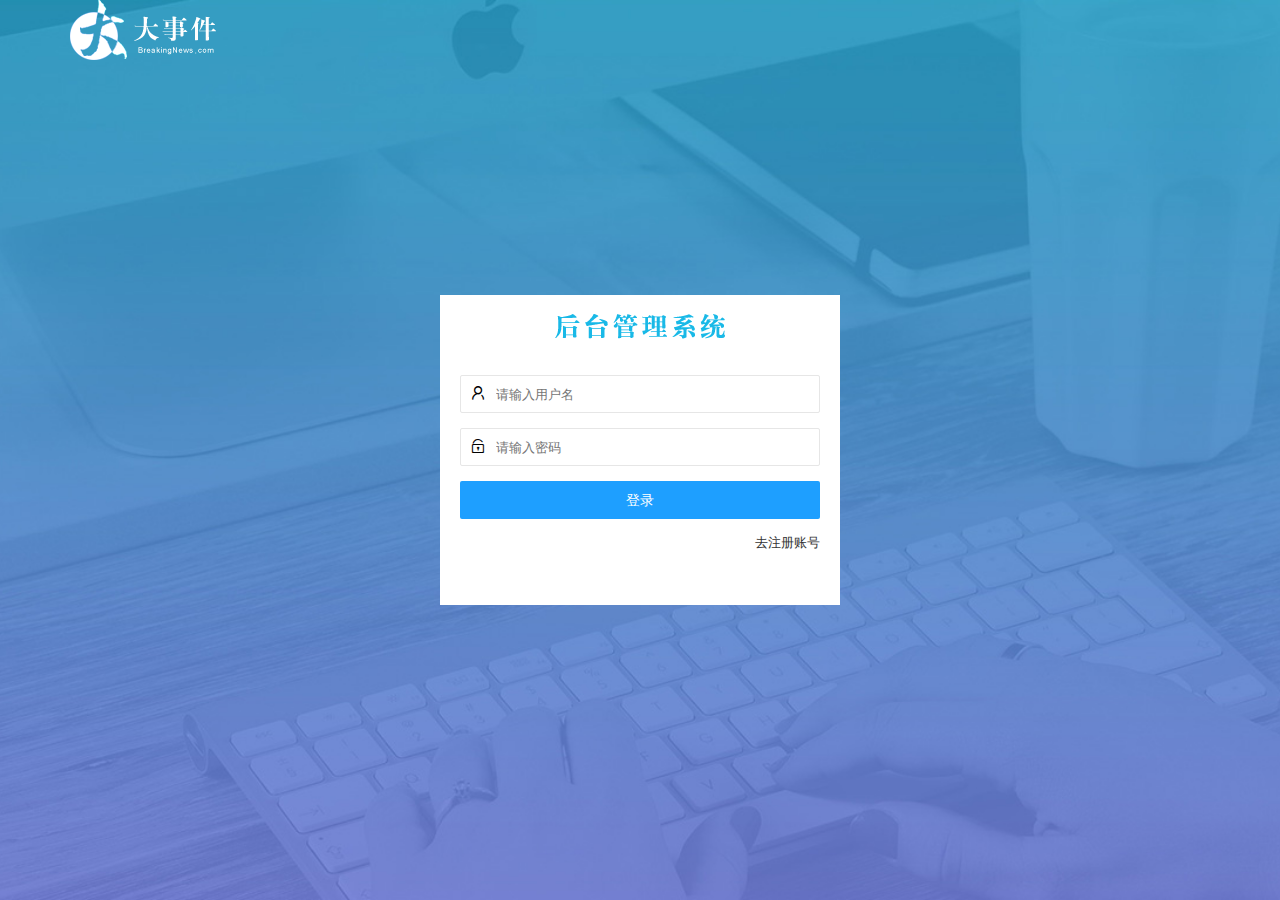
<file: login.html>
<!DOCTYPE html>
<html lang="en">
<head>
  <meta charset="UTF-8">
  <meta http-equiv="X-UA-Compatible" content="IE=edge">
  <meta name="viewport" content="width=device-width, initial-scale=1.0">
  <title>Document</title>
  <link rel="stylesheet" href="./assets/lib/layui/css/layui.css">
  <link rel="stylesheet" href="./assets/css/login.css">
  
</head>
<body>
  <!-- 头部logo区域 -->
  <div class="layui-main">
    <img src="./assets/images/logo.png" alt="">
  </div>


  <!-- 登录注册区域 -->
  <div class="login-reg-box">
    <h4>
      <img src="./assets/images/login_title.png" alt="">
    </h4>

    <!-- 登录的div-->
    <div class="login-wrap">
      <!-- 登陆的表单 -->
      <form class="layui-form" id="formlogin">
        <!-- 用户名 -->
        <div class="layui-form-item">
          <i class="layui-icon layui-icon-username"></i>  
         <input type="text" name="username" required  lay-verify="required" placeholder="请输入用户名" autocomplete="off" class="layui-input">
        </div>
        <!-- 密码 -->
        <div class="layui-form-item">
          <i class="layui-icon layui-icon-password"></i>  
          <input type="password" name="password" required  lay-verify="required|pwd" placeholder="请输入密码" autocomplete="off" class="layui-input">
         </div>
        <!-- 登陆的按钮 -->
        <div class="layui-form-item">
          <!-- 普通按钮和提交按钮的区别就是  lay-submit 属性-->
          <button class="layui-btn layui-btn-fluid ayui-btn layui-btn-normal" lay-submit  id="loginBtn">登录</button>
        </div>
        <div class="layui-form-item ">
          <a href="javascript:;" id="go2Reg">去注册账号</a>
        </div>
      </form>
    </div>


    <!-- 注册的div -->
    <div class="reg-wrap">
      <form class="layui-form" id="formReg">
        <!-- 用户名 -->
        <div class="layui-form-item">
          <i class="layui-icon layui-icon-username"></i>  
         <input type="text" name="username" required  lay-verify="required" placeholder="请输入用户名" autocomplete="off" class="layui-input" value="qd51qd51">
        </div>
        <!-- 密码 -->
        <div class="layui-form-item">
          <i class="layui-icon layui-icon-password"></i>  
          <input type="password" name="password" required  lay-verify="required|pwd" placeholder="请输入密码" autocomplete="off" class="layui-input" value="qd51qd51">
         </div>
         <!-- 再次确认密码登录 -->
         <div class="layui-form-item">
          <i class="layui-icon layui-icon-password"></i>  
          <input type="password" name="respassword" required  lay-verify="required|pwd|repwd" placeholder="请再次输入密码" autocomplete="off" class="layui-input" value="qd51qd51">
         </div>
        <!-- 登陆的按钮 -->
        <div class="layui-form-item">
          <!-- 普通按钮和提交按钮的区别就是  lay-submit 属性-->
          <button class="layui-btn layui-btn-fluid  layui-btn-normal" lay-submit >注册</button>
        </div>
        <div class="layui-form-item">
          <a href="javascript:;" id="go2Login">去登录账号</a>
        </div>
      </form>
    </div>

  </div>


  <script src="./assets/lib/layui/layui.all.js"></script>
  <!-- 导入jquary -->
  <script src="./assets/lib/jquery.js"></script>
  <script src="./assets/js/baseApi.js"></script>
  <!-- 导入自己的js -->
  <script src="./assets/js/login.js"></script>
</body>
</html>
</file>
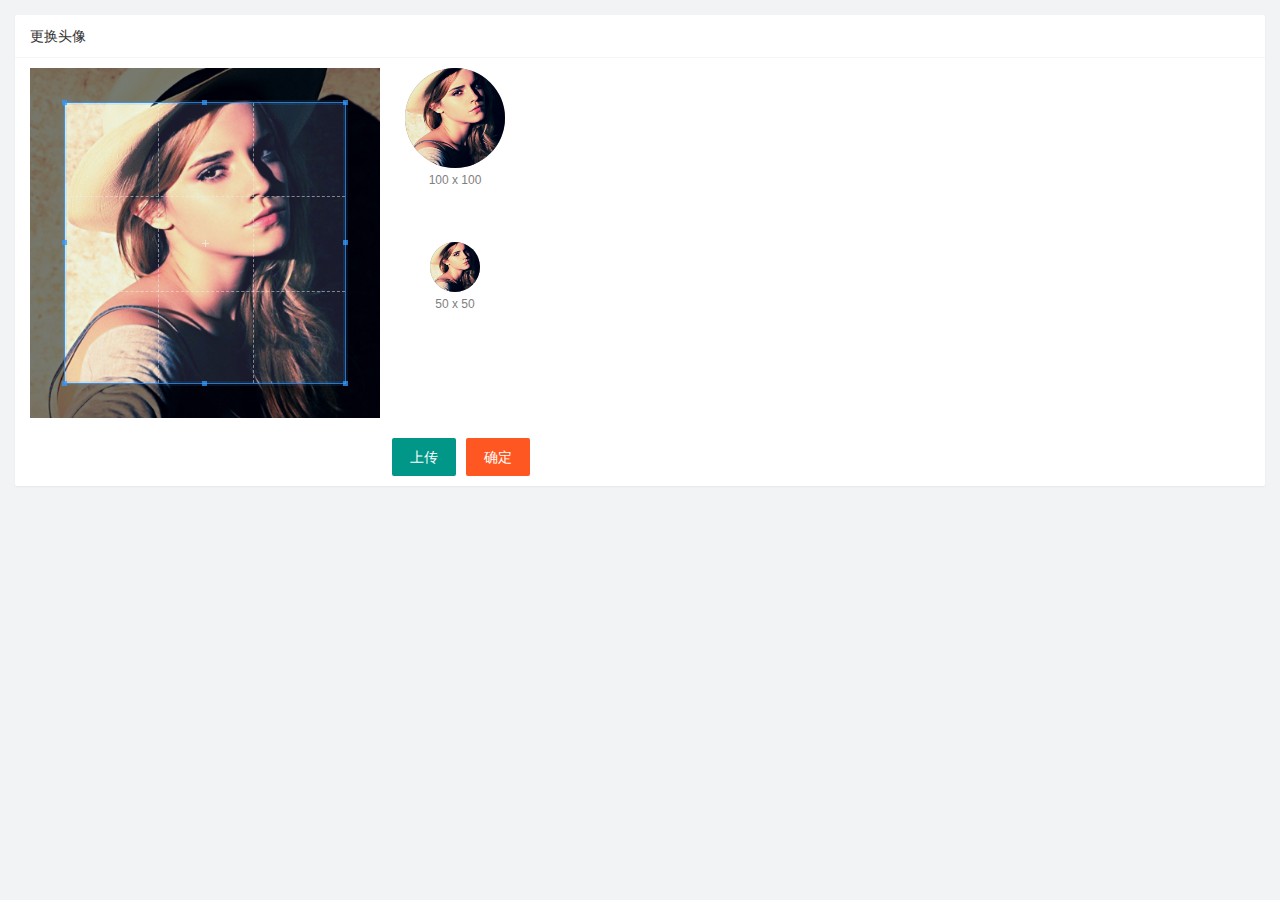
<file: user_avatar.html>
<!DOCTYPE html>
<html lang="en">

<head>
  <meta charset="UTF-8">
  <meta http-equiv="X-UA-Compatible" content="IE=edge">
  <meta name="viewport" content="width=device-width, initial-scale=1.0">
  <title>Document</title>
  <link rel="stylesheet" href="./assets/lib/layui/css/layui.css">
  <link rel="stylesheet" href="./assets/lib/cropper/cropper.css">
  <link rel="stylesheet" href="./assets/css/user_avatar.css">
</head>

<body>
  <!-- 卡片区域 -->
  <div class="layui-card">
    <div class="layui-card-header">更换头像</div>
    <div class="layui-card-body">
      <!-- 第一行的图片裁剪和预览区域 -->
      <div class="row1">
        <!-- 图片裁剪区域 -->
        <div class="cropper-box">
          <!-- 这个 img 标签很重要，将来会把它初始化为裁剪区域 -->
          <img id="image" src="/assets/images/sample.jpg" />
        </div>
        <!-- 图片的预览区域 -->
        <div class="preview-box">
          <div>
            <!-- 宽高为 100px 的预览区域 -->
            <div class="img-preview w100"></div>
            <p class="size">100 x 100</p>
          </div>
          <div>
            <!-- 宽高为 50px 的预览区域 -->
            <div class="img-preview w50"></div>
            <p class="size">50 x 50</p>
          </div>
        </div>
      </div>
      
      
      <!-- 第二行的按钮区域 -->
      <!-- 上传按钮 <input type='file'/>  -->
      <div class="row2">
        <!-- 通过accept属性 ，可以指定 允许用户选择什么类型的文件 -->
        <input type="file" id="file" accept="image/png,image/jpeg,image/gif">
        <button type="button" class="layui-btn" id="btnChoose">上传</button>
        <button type="button" class="layui-btn layui-btn-danger" id="btnUpload">确定</button>
      </div>
    </div>
  </div>

   
  <script src="./assets/lib/layui/layui.all.js"></script>
  <script src="./assets/lib/jquery.js"></script>
  <script src="./assets/lib/cropper/Cropper.js"></script>
  <script src="./assets/lib/cropper/jquery-cropper.js"></script>
  <script src="./assets/js/baseApi.js"></script>
  <script src="./assets/js/user_avatar.js"></script>
</body>

</html>
</file>
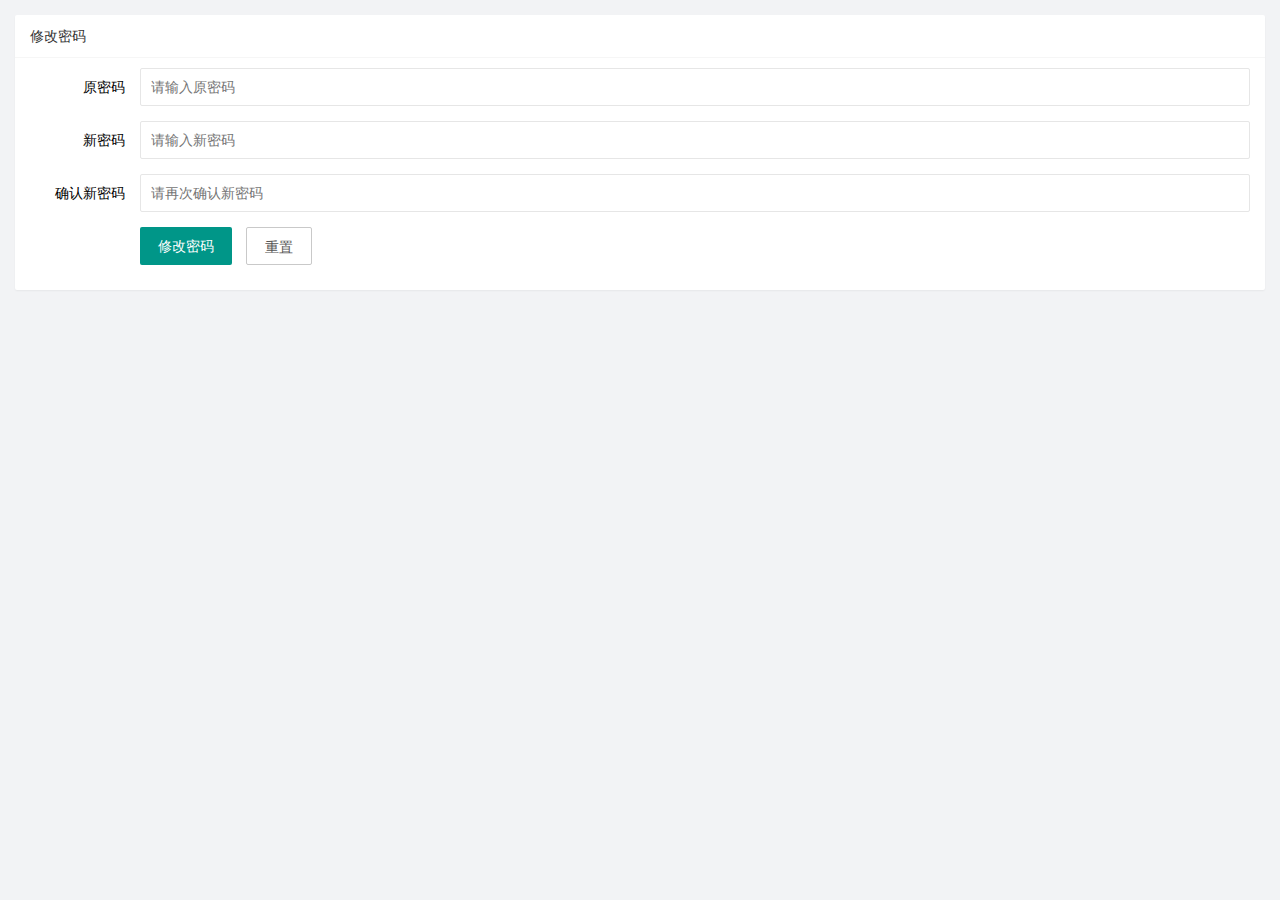
<file: user_pwd.html>
<!DOCTYPE html>
<html lang="en">
<head>
  <meta charset="UTF-8">
  <meta http-equiv="X-UA-Compatible" content="IE=edge">
  <meta name="viewport" content="width=device-width, initial-scale=1.0">
  <title>Document</title>
  <link rel="stylesheet" href="./assets/lib/layui/css/layui.css">
  <link rel="stylesheet" href="./assets/css/user_pwd.css">
</head>
<body>
  <div class="layui-card">
    <div class="layui-card-header">修改密码</div>
    <div class="layui-card-body">
      <form class="layui-form">
        <div class="layui-form-item">
          <label class="layui-form-label">原密码</label>
          <div class="layui-input-block">
            <input type="password" name="old_Pwd" required  lay-verify="required|pwd" 
            placeholder="请输入原密码" autocomplete="off" class="layui-input">
          </div>
        </div>
        <div class="layui-form-item">
          <label class="layui-form-label">新密码</label>
          <div class="layui-input-block">
            <input type="password" name="new_Pwd" required  lay-verify="required|pwd|samePwd" 
            placeholder="请输入新密码" autocomplete="off" class="layui-input">
          </div>
        </div>
        <div class="layui-form-item">
          <label class="layui-form-label">确认新密码</label>
          <div class="layui-input-block">
            <input type="password" name="re_Pwd" required  lay-verify="required|pwd|rePwd" 
            placeholder="请再次确认新密码" autocomplete="off" class="layui-input">
          </div>
        </div>
        <div class="layui-form-item">
          <div class="layui-input-block">
            <button class="layui-btn" lay-submit lay-filter="formDemo">修改密码</button>
            <button type="reset" class="layui-btn layui-btn-primary" id="btnRest">重置</button>
          </div>
        </div>
      </form>
    </div>
  </div>
  <!-- 导入layui -->
  <script src="./assets/lib/layui/layui.all.js"></script>
  <!-- 导入jauery -->
  <script src="./assets/lib/jquery.js"></script>
  <!-- 导入自己的api -->
  <script src="./assets/js/baseApi.js"></script>
  <!-- 导入自己的js -->
  <script src="./assets/js/user_pwd.js"></script>
</body>
</html>
</file>
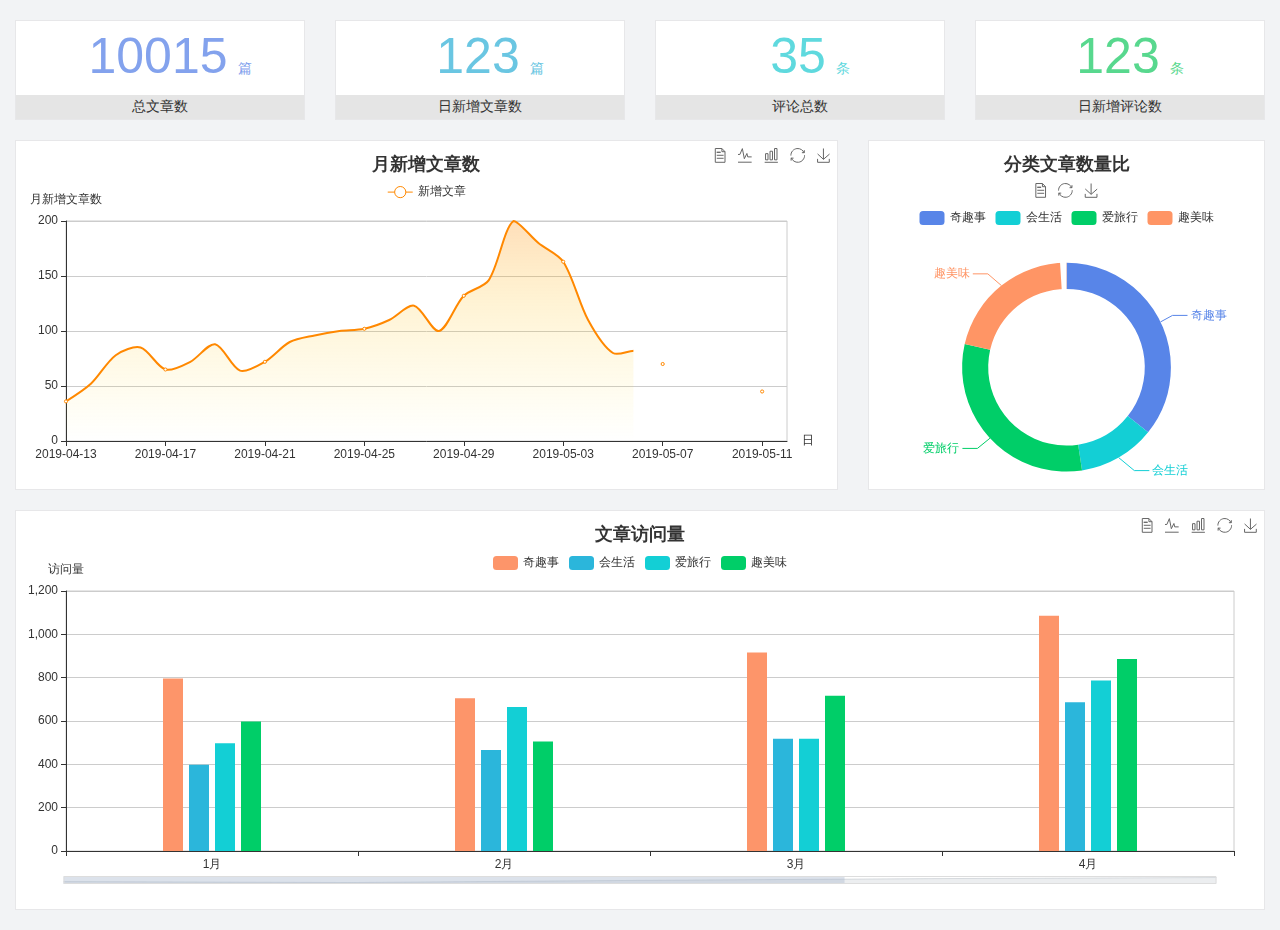
<file: home/dashboard.html>
<!DOCTYPE html>
<html lang="en">

<head>
  <meta charset="UTF-8">
  <meta name="viewport" content="width=device-width, initial-scale=1.0">
  <meta http-equiv="X-UA-Compatible" content="ie=edge">
  <title>图表统计</title>
  <link rel="stylesheet" href="../assets/lib/bootstrap.css" />
  <link rel="stylesheet" href="../assets/lib/main.css" />
  <script src="../assets/lib/jquery.js"></script>
  <script type="text/javascript" src="../assets/lib/echarts.min.js"></script>
</head>

<body>
  <div class="container-fluid">
    <div class="row spannel_list">
      <div class="col-sm-3 col-xs-6">
        <div class="spannel">
          <em>10015</em><span>篇</span>
          <b>总文章数</b>
        </div>
      </div>
      <div class="col-sm-3 col-xs-6">
        <div class="spannel scolor01">
          <em>123</em><span>篇</span>
          <b>日新增文章数</b>
        </div>
      </div>
      <div class="col-sm-3 col-xs-6">
        <div class="spannel scolor02">
          <em>35</em><span>条</span>
          <b>评论总数</b>
        </div>
      </div>
      <div class="col-sm-3 col-xs-6">
        <div class="spannel scolor03">
          <em>123</em><span>条</span>
          <b>日新增评论数</b>
        </div>
      </div>
    </div>
  </div>

  <div class="container-fluid">
    <div class="row curve-pie">
      <div class="col-lg-8 col-md-8">
        <div class="gragh_pannel" id="curve_show"></div>
      </div>
      <div class="col-lg-4 col-md-4">
        <div class="gragh_pannel" id="pie_show"></div>
      </div>
    </div>
  </div>

  <div class="container-fluid">
    <div class="column_pannel" id="column_show"></div>
  </div>

  <script>
    var oChart = echarts.init(document.getElementById('curve_show'));
    var aList_all = [
      { 'count': 36, 'date': '2019-04-13' },
      { 'count': 52, 'date': '2019-04-14' },
      { 'count': 78, 'date': '2019-04-15' },
      { 'count': 85, 'date': '2019-04-16' },
      { 'count': 65, 'date': '2019-04-17' },
      { 'count': 72, 'date': '2019-04-18' },
      { 'count': 88, 'date': '2019-04-19' },
      { 'count': 64, 'date': '2019-04-20' },
      { 'count': 72, 'date': '2019-04-21' },
      { 'count': 90, 'date': '2019-04-22' },
      { 'count': 96, 'date': '2019-04-23' },
      { 'count': 100, 'date': '2019-04-24' },
      { 'count': 102, 'date': '2019-04-25' },
      { 'count': 110, 'date': '2019-04-26' },
      { 'count': 123, 'date': '2019-04-27' },
      { 'count': 100, 'date': '2019-04-28' },
      { 'count': 132, 'date': '2019-04-29' },
      { 'count': 146, 'date': '2019-04-30' },
      { 'count': 200, 'date': '2019-05-01' },
      { 'count': 180, 'date': '2019-05-02' },
      { 'count': 163, 'date': '2019-05-03' },
      { 'count': 110, 'date': '2019-05-04' },
      { 'count': 80, 'date': '2019-05-05' },
      { 'count': 82, 'date': '2019-05-06' },
      { 'count': 70, 'date': '2019-05-07' },
      { 'count': 65, 'date': '2019-05-08' },
      { 'count': 54, 'date': '2019-05-09' },
      { 'count': 40, 'date': '2019-05-10' },
      { 'count': 45, 'date': '2019-05-11' },
      { 'count': 38, 'date': '2019-05-12' },
    ];

    let aCount = [];
    let aDate = [];

    for (var i = 0; i < aList_all.length; i++) {
      aCount.push(aList_all[i].count);
      aDate.push(aList_all[i].date);
    }

    var chartopt = {
      title: {
        text: '月新增文章数',
        left: 'center',
        top: '10'
      },
      tooltip: {
        trigger: 'axis'
      },
      legend: {
        data: ['新增文章'],
        top: '40'
      },
      toolbox: {
        show: true,
        feature: {
          mark: { show: true },
          dataView: { show: true, readOnly: false },
          magicType: { show: true, type: ['line', 'bar'] },
          restore: { show: true },
          saveAsImage: { show: true }
        }
      },
      calculable: true,
      xAxis: [
        {
          name: '日',
          type: 'category',
          boundaryGap: false,
          data: aDate
        }
      ],
      yAxis: [
        {
          name: '月新增文章数',
          type: 'value'
        }
      ],
      series: [
        {
          name: '新增文章',
          type: 'line',
          smooth: true,
          itemStyle: { normal: { areaStyle: { type: 'default' }, color: '#f80' }, lineStyle: { color: '#f80' } },
          data: aCount
        }],
      areaStyle: {
        normal: {
          color: new echarts.graphic.LinearGradient(0, 0, 0, 1, [{
            offset: 0,
            color: 'rgba(255,136,0,0.39)'
          }, {
            offset: .34,
            color: 'rgba(255,180,0,0.25)'
          }, {
            offset: 1,
            color: 'rgba(255,222,0,0.00)'
          }])

        }
      },
      grid: {
        show: true,
        x: 50,
        x2: 50,
        y: 80,
        height: 220
      }
    };

    oChart.setOption(chartopt);


    var oPie = echarts.init(document.getElementById('pie_show'));
    var oPieopt =
    {
      title: {
        top: 10,
        text: '分类文章数量比',
        x: 'center'
      },
      tooltip: {
        trigger: 'item',
        formatter: "{a} <br/>{b} : {c} ({d}%)"
      },
      color: ['#5885e8', '#13cfd5', '#00ce68', '#ff9565'],
      legend: {
        x: 'center',
        top: 65,
        data: ['奇趣事', '会生活', '爱旅行', '趣美味']
      },
      toolbox: {
        show: true,
        x: 'center',
        top: 35,
        feature: {
          mark: { show: true },
          dataView: { show: true, readOnly: false },
          magicType: {
            show: true,
            type: ['pie', 'funnel'],
            option: {
              funnel: {
                x: '25%',
                width: '50%',
                funnelAlign: 'left',
                max: 1548
              }
            }
          },
          restore: { show: true },
          saveAsImage: { show: true }
        }
      },
      calculable: true,
      series: [
        {
          name: '访问来源',
          type: 'pie',
          radius: ['45%', '60%'],
          center: ['50%', '65%'],
          data: [
            { value: 300, name: '奇趣事' },
            { value: 100, name: '会生活' },
            { value: 260, name: '爱旅行' },
            { value: 180, name: '趣美味' }
          ]
        }
      ]
    };
    oPie.setOption(oPieopt);



    var oColumn = this.echarts.init(document.getElementById('column_show'));
    var oColumnopt =
    {
      title: {
        text: '文章访问量',
        left: 'center',
        top: '10'
      },
      tooltip: {
        trigger: 'axis'
      },
      legend: {
        data: ['奇趣事', '会生活', '爱旅行', '趣美味'],
        top: '40'
      },
      toolbox: {
        show: true,
        feature: {
          mark: { show: true },
          dataView: { show: true, readOnly: false },
          magicType: { show: true, type: ['line', 'bar'] },
          restore: { show: true },
          saveAsImage: { show: true }
        }
      },
      calculable: true,
      xAxis: [
        {
          type: 'category',
          data: ['1月', '2月', '3月', '4月', '5月']
        }
      ],
      yAxis: [
        {
          name: '访问量',
          type: 'value'
        }
      ],
      series: [
        {
          name: '奇趣事',
          type: 'bar',
          barWidth: 20,
          itemStyle: {
            normal: { areaStyle: { type: 'default' }, color: '#fd956a' }
          },
          data: [800, 708, 920, 1090, 1200]
        },
        {
          name: '会生活',
          type: 'bar',
          barWidth: 20,
          itemStyle: {
            normal: { areaStyle: { type: 'default' }, color: '#2bb6db' }
          },
          data: [400, 468, 520, 690, 800]
        },
        {
          name: '爱旅行',
          type: 'bar',
          barWidth: 20,
          itemStyle: {
            normal: { areaStyle: { type: 'default' }, color: '#13cfd5' }
          },
          data: [500, 668, 520, 790, 900]
        },
        {
          name: '趣美味',
          type: 'bar',
          barWidth: 20,
          itemStyle: {
            normal: { areaStyle: { type: 'default' }, color: '#00ce68' }
          },
          data: [600, 508, 720, 890, 1000]
        }
      ],
      grid: {
        show: true,
        x: 50,
        x2: 30,
        y: 80,
        height: 260
      },
      dataZoom: [//给x轴设置滚动条
        {
          start: 0,//默认为0
          end: 100 - 1000 / 31,//默认为100
          type: 'slider',
          show: true,
          xAxisIndex: [0],
          handleSize: 0,//滑动条的 左右2个滑动条的大小
          height: 8,//组件高度
          left: 45, //左边的距离
          right: 50,//右边的距离
          bottom: 26,//右边的距离
          handleColor: '#ddd',//h滑动图标的颜色
          handleStyle: {
            borderColor: "#cacaca",
            borderWidth: "1",
            shadowBlur: 2,
            background: "#ddd",
            shadowColor: "#ddd",
          }
        }]
    };
    oColumn.setOption(oColumnopt);
  </script>
</body>

</html>
</file>
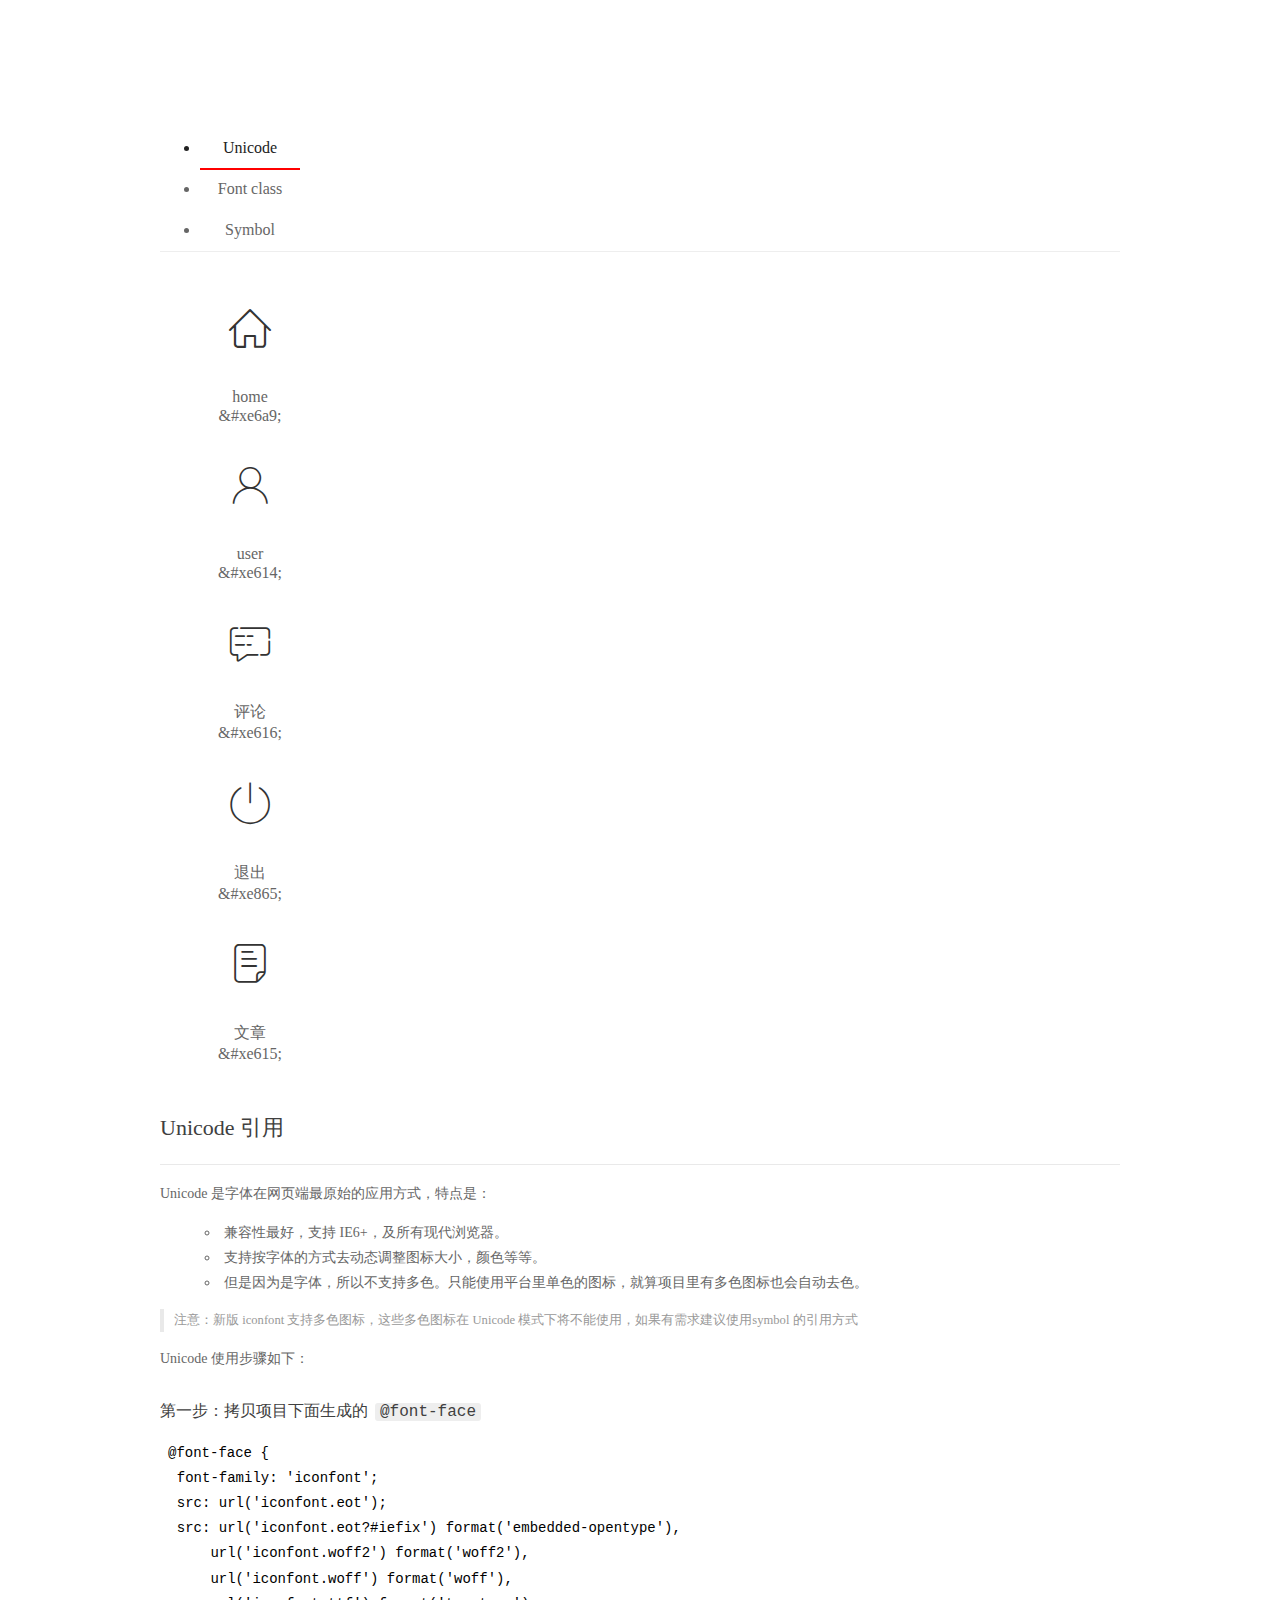
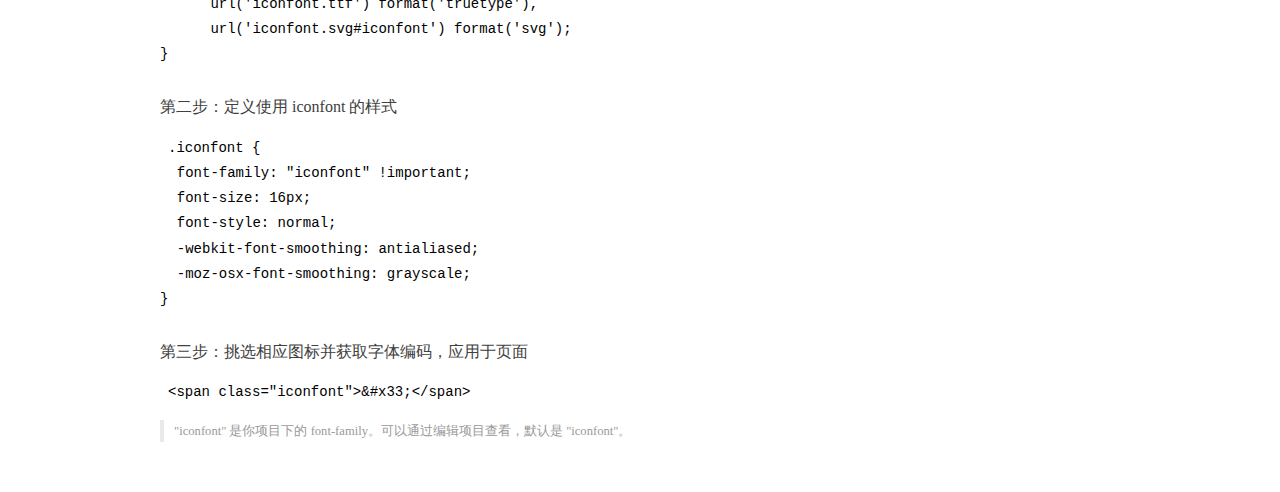
<file: assets/fonts/demo_index.html>
<!DOCTYPE html>
<html>
<head>
  <meta charset="utf-8"/>
  <title>IconFont Demo</title>
  <link rel="shortcut icon" href="https://gtms04.alicdn.com/tps/i4/TB1_oz6GVXXXXaFXpXXJDFnIXXX-64-64.ico" type="image/x-icon"/>
  <link rel="stylesheet" href="https://g.alicdn.com/thx/cube/1.3.2/cube.min.css">
  <link rel="stylesheet" href="demo.css">
  <link rel="stylesheet" href="iconfont.css">
  <script src="iconfont.js"></script>
  <!-- jQuery -->
  <script src="https://a1.alicdn.com/oss/uploads/2018/12/26/7bfddb60-08e8-11e9-9b04-53e73bb6408b.js"></script>
  <!-- 代码高亮 -->
  <script src="https://a1.alicdn.com/oss/uploads/2018/12/26/a3f714d0-08e6-11e9-8a15-ebf944d7534c.js"></script>
</head>
<body>
  <div class="main">
    <h1 class="logo"><a href="https://www.iconfont.cn/" title="iconfont 首页" target="_blank">&#xe86b;</a></h1>
    <div class="nav-tabs">
      <ul id="tabs" class="dib-box">
        <li class="dib active"><span>Unicode</span></li>
        <li class="dib"><span>Font class</span></li>
        <li class="dib"><span>Symbol</span></li>
      </ul>
      
    </div>
    <div class="tab-container">
      <div class="content unicode" style="display: block;">
          <ul class="icon_lists dib-box">
          
            <li class="dib">
              <span class="icon iconfont">&#xe6a9;</span>
                <div class="name">home</div>
                <div class="code-name">&amp;#xe6a9;</div>
              </li>
          
            <li class="dib">
              <span class="icon iconfont">&#xe614;</span>
                <div class="name">user</div>
                <div class="code-name">&amp;#xe614;</div>
              </li>
          
            <li class="dib">
              <span class="icon iconfont">&#xe616;</span>
                <div class="name">评论</div>
                <div class="code-name">&amp;#xe616;</div>
              </li>
          
            <li class="dib">
              <span class="icon iconfont">&#xe865;</span>
                <div class="name">退出</div>
                <div class="code-name">&amp;#xe865;</div>
              </li>
          
            <li class="dib">
              <span class="icon iconfont">&#xe615;</span>
                <div class="name">文章</div>
                <div class="code-name">&amp;#xe615;</div>
              </li>
          
          </ul>
          <div class="article markdown">
          <h2 id="unicode-">Unicode 引用</h2>
          <hr>

          <p>Unicode 是字体在网页端最原始的应用方式，特点是：</p>
          <ul>
            <li>兼容性最好，支持 IE6+，及所有现代浏览器。</li>
            <li>支持按字体的方式去动态调整图标大小，颜色等等。</li>
            <li>但是因为是字体，所以不支持多色。只能使用平台里单色的图标，就算项目里有多色图标也会自动去色。</li>
          </ul>
          <blockquote>
            <p>注意：新版 iconfont 支持多色图标，这些多色图标在 Unicode 模式下将不能使用，如果有需求建议使用symbol 的引用方式</p>
          </blockquote>
          <p>Unicode 使用步骤如下：</p>
          <h3 id="-font-face">第一步：拷贝项目下面生成的 <code>@font-face</code></h3>
<pre><code class="language-css"
>@font-face {
  font-family: 'iconfont';
  src: url('iconfont.eot');
  src: url('iconfont.eot?#iefix') format('embedded-opentype'),
      url('iconfont.woff2') format('woff2'),
      url('iconfont.woff') format('woff'),
      url('iconfont.ttf') format('truetype'),
      url('iconfont.svg#iconfont') format('svg');
}
</code></pre>
          <h3 id="-iconfont-">第二步：定义使用 iconfont 的样式</h3>
<pre><code class="language-css"
>.iconfont {
  font-family: "iconfont" !important;
  font-size: 16px;
  font-style: normal;
  -webkit-font-smoothing: antialiased;
  -moz-osx-font-smoothing: grayscale;
}
</code></pre>
          <h3 id="-">第三步：挑选相应图标并获取字体编码，应用于页面</h3>
<pre>
<code class="language-html"
>&lt;span class="iconfont"&gt;&amp;#x33;&lt;/span&gt;
</code></pre>
          <blockquote>
            <p>"iconfont" 是你项目下的 font-family。可以通过编辑项目查看，默认是 "iconfont"。</p>
          </blockquote>
          </div>
      </div>
      <div class="content font-class">
        <ul class="icon_lists dib-box">
          
          <li class="dib">
            <span class="icon iconfont icon-home"></span>
            <div class="name">
              home
            </div>
            <div class="code-name">.icon-home
            </div>
          </li>
          
          <li class="dib">
            <span class="icon iconfont icon-user"></span>
            <div class="name">
              user
            </div>
            <div class="code-name">.icon-user
            </div>
          </li>
          
          <li class="dib">
            <span class="icon iconfont icon-pinglun"></span>
            <div class="name">
              评论
            </div>
            <div class="code-name">.icon-pinglun
            </div>
          </li>
          
          <li class="dib">
            <span class="icon iconfont icon-tuichu"></span>
            <div class="name">
              退出
            </div>
            <div class="code-name">.icon-tuichu
            </div>
          </li>
          
          <li class="dib">
            <span class="icon iconfont icon-16"></span>
            <div class="name">
              文章
            </div>
            <div class="code-name">.icon-16
            </div>
          </li>
          
        </ul>
        <div class="article markdown">
        <h2 id="font-class-">font-class 引用</h2>
        <hr>

        <p>font-class 是 Unicode 使用方式的一种变种，主要是解决 Unicode 书写不直观，语意不明确的问题。</p>
        <p>与 Unicode 使用方式相比，具有如下特点：</p>
        <ul>
          <li>兼容性良好，支持 IE8+，及所有现代浏览器。</li>
          <li>相比于 Unicode 语意明确，书写更直观。可以很容易分辨这个 icon 是什么。</li>
          <li>因为使用 class 来定义图标，所以当要替换图标时，只需要修改 class 里面的 Unicode 引用。</li>
          <li>不过因为本质上还是使用的字体，所以多色图标还是不支持的。</li>
        </ul>
        <p>使用步骤如下：</p>
        <h3 id="-fontclass-">第一步：引入项目下面生成的 fontclass 代码：</h3>
<pre><code class="language-html">&lt;link rel="stylesheet" href="./iconfont.css"&gt;
</code></pre>
        <h3 id="-">第二步：挑选相应图标并获取类名，应用于页面：</h3>
<pre><code class="language-html">&lt;span class="iconfont icon-xxx"&gt;&lt;/span&gt;
</code></pre>
        <blockquote>
          <p>"
            iconfont" 是你项目下的 font-family。可以通过编辑项目查看，默认是 "iconfont"。</p>
        </blockquote>
      </div>
      </div>
      <div class="content symbol">
          <ul class="icon_lists dib-box">
          
            <li class="dib">
                <svg class="icon svg-icon" aria-hidden="true">
                  <use xlink:href="#icon-home"></use>
                </svg>
                <div class="name">home</div>
                <div class="code-name">#icon-home</div>
            </li>
          
            <li class="dib">
                <svg class="icon svg-icon" aria-hidden="true">
                  <use xlink:href="#icon-user"></use>
                </svg>
                <div class="name">user</div>
                <div class="code-name">#icon-user</div>
            </li>
          
            <li class="dib">
                <svg class="icon svg-icon" aria-hidden="true">
                  <use xlink:href="#icon-pinglun"></use>
                </svg>
                <div class="name">评论</div>
                <div class="code-name">#icon-pinglun</div>
            </li>
          
            <li class="dib">
                <svg class="icon svg-icon" aria-hidden="true">
                  <use xlink:href="#icon-tuichu"></use>
                </svg>
                <div class="name">退出</div>
                <div class="code-name">#icon-tuichu</div>
            </li>
          
            <li class="dib">
                <svg class="icon svg-icon" aria-hidden="true">
                  <use xlink:href="#icon-16"></use>
                </svg>
                <div class="name">文章</div>
                <div class="code-name">#icon-16</div>
            </li>
          
          </ul>
          <div class="article markdown">
          <h2 id="symbol-">Symbol 引用</h2>
          <hr>

          <p>这是一种全新的使用方式，应该说这才是未来的主流，也是平台目前推荐的用法。相关介绍可以参考这篇<a href="">文章</a>
            这种用法其实是做了一个 SVG 的集合，与另外两种相比具有如下特点：</p>
          <ul>
            <li>支持多色图标了，不再受单色限制。</li>
            <li>通过一些技巧，支持像字体那样，通过 <code>font-size</code>, <code>color</code> 来调整样式。</li>
            <li>兼容性较差，支持 IE9+，及现代浏览器。</li>
            <li>浏览器渲染 SVG 的性能一般，还不如 png。</li>
          </ul>
          <p>使用步骤如下：</p>
          <h3 id="-symbol-">第一步：引入项目下面生成的 symbol 代码：</h3>
<pre><code class="language-html">&lt;script src="./iconfont.js"&gt;&lt;/script&gt;
</code></pre>
          <h3 id="-css-">第二步：加入通用 CSS 代码（引入一次就行）：</h3>
<pre><code class="language-html">&lt;style&gt;
.icon {
  width: 1em;
  height: 1em;
  vertical-align: -0.15em;
  fill: currentColor;
  overflow: hidden;
}
&lt;/style&gt;
</code></pre>
          <h3 id="-">第三步：挑选相应图标并获取类名，应用于页面：</h3>
<pre><code class="language-html">&lt;svg class="icon" aria-hidden="true"&gt;
  &lt;use xlink:href="#icon-xxx"&gt;&lt;/use&gt;
&lt;/svg&gt;
</code></pre>
          </div>
      </div>

    </div>
  </div>
  <script>
  $(document).ready(function () {
      $('.tab-container .content:first').show()

      $('#tabs li').click(function (e) {
        var tabContent = $('.tab-container .content')
        var index = $(this).index()

        if ($(this).hasClass('active')) {
          return
        } else {
          $('#tabs li').removeClass('active')
          $(this).addClass('active')

          tabContent.hide().eq(index).fadeIn()
        }
      })
    })
  </script>
</body>
</html>
</file>
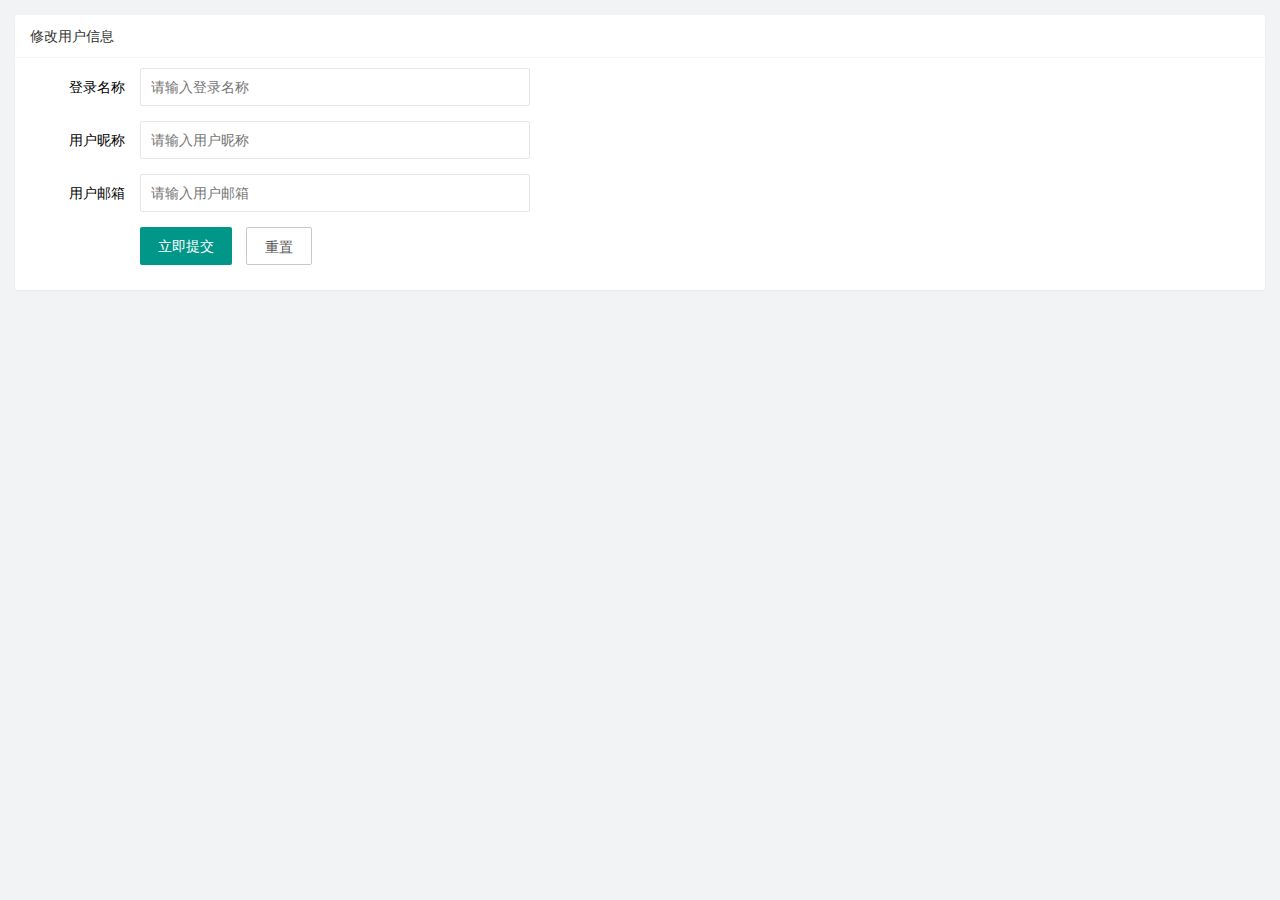
<file: assets/user/user_info.html>
<!DOCTYPE html>
<html lang="en">
<head>
  <meta charset="UTF-8">
  <meta http-equiv="X-UA-Compatible" content="IE=edge">
  <meta name="viewport" content="width=device-width, initial-scale=1.0">
  <title>Document</title>
  <!-- 导入layui样式 -->
  <link rel="stylesheet" href="../lib/layui/css/layui.css">
  <!-- 导入自己的样式 -->
  <link rel="stylesheet" href="../css/user_info.css">
</head>
<body>
  <div class="layui-card">
    <div class="layui-card-header">修改用户信息</div>
    <div class="layui-card-body">
      <!-- form表单区域 -->
      <form class="layui-form" lay-filter="formUserInfo">
        <!-- 这是隐藏域 -->
        <input type="hidden" name="id" value="" />
        <div class="layui-form-item">
          <label class="layui-form-label">登录名称</label>
          <div class="layui-input-block">
            <input type="text" name="username" required  lay-verify="required" placeholder="请输入登录名称" autocomplete="off" class="layui-input" readonly>
          </div>
        </div>
        <div class="layui-form-item">
          <label class="layui-form-label">用户昵称</label>
          <div class="layui-input-block">
            <input type="text" name="nickname" required  lay-verify="required|nickname" placeholder="请输入用户昵称" autocomplete="off" class="layui-input">
          </div>
        </div>
        <div class="layui-form-item">
          <label class="layui-form-label">用户邮箱</label>
          <div class="layui-input-block">
            <input type="text" name="email" required  lay-verify="required|email" placeholder="请输入用户邮箱" autocomplete="off" class="layui-input">
          </div>
        </div>
        <div class="layui-form-item">
          <div class="layui-input-block">
            <button class="layui-btn" lay-submit lay-filter="formDemo">立即提交</button>
            <button type="reset" class="layui-btn layui-btn-primary" id="btnRest">重置</button>
          </div>
        </div>
      </form>
    </div>
  </div>

  <!-- 导入jquery js -->
  <script src="../lib/layui/layui.all.js"></script>
  <!-- 导入jquery -->
  <script src="../lib/jquery.js"></script>
  <!-- 导入自己的api -->
  <script src="../js/baseApi.js"></script>
  <!-- 导入自己的js -->
  <script src="../js/user_info.js"></script>
</body>
</html>
</file>
<file: assets/lib/layui/css/layui.css>
/** layui-v2.5.5 MIT License By https://www.layui.com */
 .layui-inline,img{display:inline-block;vertical-align:middle}h1,h2,h3,h4,h5,h6{font-weight:400}.layui-edge,.layui-header,.layui-inline,.layui-main{position:relative}.layui-body,.layui-edge,.layui-elip{overflow:hidden}.layui-btn,.layui-edge,.layui-inline,img{vertical-align:middle}.layui-btn,.layui-disabled,.layui-icon,.layui-unselect{-moz-user-select:none;-webkit-user-select:none;-ms-user-select:none}.layui-elip,.layui-form-checkbox span,.layui-form-pane .layui-form-label{text-overflow:ellipsis;white-space:nowrap}.layui-breadcrumb,.layui-tree-btnGroup{visibility:hidden}blockquote,body,button,dd,div,dl,dt,form,h1,h2,h3,h4,h5,h6,input,li,ol,p,pre,td,textarea,th,ul{margin:0;padding:0;-webkit-tap-highlight-color:rgba(0,0,0,0)}a:active,a:hover{outline:0}img{border:none}li{list-style:none}table{border-collapse:collapse;border-spacing:0}h4,h5,h6{font-size:100%}button,input,optgroup,option,select,textarea{font-family:inherit;font-size:inherit;font-style:inherit;font-weight:inherit;outline:0}pre{white-space:pre-wrap;white-space:-moz-pre-wrap;white-space:-pre-wrap;white-space:-o-pre-wrap;word-wrap:break-word}body{line-height:24px;font:14px Helvetica Neue,Helvetica,PingFang SC,Tahoma,Arial,sans-serif}hr{height:1px;margin:10px 0;border:0;clear:both}a{color:#333;text-decoration:none}a:hover{color:#777}a cite{font-style:normal;*cursor:pointer}.layui-border-box,.layui-border-box *{box-sizing:border-box}.layui-box,.layui-box *{box-sizing:content-box}.layui-clear{clear:both;*zoom:1}.layui-clear:after{content:'\20';clear:both;*zoom:1;display:block;height:0}.layui-inline{*display:inline;*zoom:1}.layui-edge{display:inline-block;width:0;height:0;border-width:6px;border-style:dashed;border-color:transparent}.layui-edge-top{top:-4px;border-bottom-color:#999;border-bottom-style:solid}.layui-edge-right{border-left-color:#999;border-left-style:solid}.layui-edge-bottom{top:2px;border-top-color:#999;border-top-style:solid}.layui-edge-left{border-right-color:#999;border-right-style:solid}.layui-disabled,.layui-disabled:hover{color:#d2d2d2!important;cursor:not-allowed!important}.layui-circle{border-radius:100%}.layui-show{display:block!important}.layui-hide{display:none!important}@font-face{font-family:layui-icon;src:url(../font/iconfont.eot?v=250);src:url(../font/iconfont.eot?v=250#iefix) format('embedded-opentype'),url(../font/iconfont.woff2?v=250) format('woff2'),url(../font/iconfont.woff?v=250) format('woff'),url(../font/iconfont.ttf?v=250) format('truetype'),url(../font/iconfont.svg?v=250#layui-icon) format('svg')}.layui-icon{font-family:layui-icon!important;font-size:16px;font-style:normal;-webkit-font-smoothing:antialiased;-moz-osx-font-smoothing:grayscale}.layui-icon-reply-fill:before{content:"\e611"}.layui-icon-set-fill:before{content:"\e614"}.layui-icon-menu-fill:before{content:"\e60f"}.layui-icon-search:before{content:"\e615"}.layui-icon-share:before{content:"\e641"}.layui-icon-set-sm:before{content:"\e620"}.layui-icon-engine:before{content:"\e628"}.layui-icon-close:before{content:"\1006"}.layui-icon-close-fill:before{content:"\1007"}.layui-icon-chart-screen:before{content:"\e629"}.layui-icon-star:before{content:"\e600"}.layui-icon-circle-dot:before{content:"\e617"}.layui-icon-chat:before{content:"\e606"}.layui-icon-release:before{content:"\e609"}.layui-icon-list:before{content:"\e60a"}.layui-icon-chart:before{content:"\e62c"}.layui-icon-ok-circle:before{content:"\1005"}.layui-icon-layim-theme:before{content:"\e61b"}.layui-icon-table:before{content:"\e62d"}.layui-icon-right:before{content:"\e602"}.layui-icon-left:before{content:"\e603"}.layui-icon-cart-simple:before{content:"\e698"}.layui-icon-face-cry:before{content:"\e69c"}.layui-icon-face-smile:before{content:"\e6af"}.layui-icon-survey:before{content:"\e6b2"}.layui-icon-tree:before{content:"\e62e"}.layui-icon-upload-circle:before{content:"\e62f"}.layui-icon-add-circle:before{content:"\e61f"}.layui-icon-download-circle:before{content:"\e601"}.layui-icon-templeate-1:before{content:"\e630"}.layui-icon-util:before{content:"\e631"}.layui-icon-face-surprised:before{content:"\e664"}.layui-icon-edit:before{content:"\e642"}.layui-icon-speaker:before{content:"\e645"}.layui-icon-down:before{content:"\e61a"}.layui-icon-file:before{content:"\e621"}.layui-icon-layouts:before{content:"\e632"}.layui-icon-rate-half:before{content:"\e6c9"}.layui-icon-add-circle-fine:before{content:"\e608"}.layui-icon-prev-circle:before{content:"\e633"}.layui-icon-read:before{content:"\e705"}.layui-icon-404:before{content:"\e61c"}.layui-icon-carousel:before{content:"\e634"}.layui-icon-help:before{content:"\e607"}.layui-icon-code-circle:before{content:"\e635"}.layui-icon-water:before{content:"\e636"}.layui-icon-username:before{content:"\e66f"}.layui-icon-find-fill:before{content:"\e670"}.layui-icon-about:before{content:"\e60b"}.layui-icon-location:before{content:"\e715"}.layui-icon-up:before{content:"\e619"}.layui-icon-pause:before{content:"\e651"}.layui-icon-date:before{content:"\e637"}.layui-icon-layim-uploadfile:before{content:"\e61d"}.layui-icon-delete:before{content:"\e640"}.layui-icon-play:before{content:"\e652"}.layui-icon-top:before{content:"\e604"}.layui-icon-friends:before{content:"\e612"}.layui-icon-refresh-3:before{content:"\e9aa"}.layui-icon-ok:before{content:"\e605"}.layui-icon-layer:before{content:"\e638"}.layui-icon-face-smile-fine:before{content:"\e60c"}.layui-icon-dollar:before{content:"\e659"}.layui-icon-group:before{content:"\e613"}.layui-icon-layim-download:before{content:"\e61e"}.layui-icon-picture-fine:before{content:"\e60d"}.layui-icon-link:before{content:"\e64c"}.layui-icon-diamond:before{content:"\e735"}.layui-icon-log:before{content:"\e60e"}.layui-icon-rate-solid:before{content:"\e67a"}.layui-icon-fonts-del:before{content:"\e64f"}.layui-icon-unlink:before{content:"\e64d"}.layui-icon-fonts-clear:before{content:"\e639"}.layui-icon-triangle-r:before{content:"\e623"}.layui-icon-circle:before{content:"\e63f"}.layui-icon-radio:before{content:"\e643"}.layui-icon-align-center:before{content:"\e647"}.layui-icon-align-right:before{content:"\e648"}.layui-icon-align-left:before{content:"\e649"}.layui-icon-loading-1:before{content:"\e63e"}.layui-icon-return:before{content:"\e65c"}.layui-icon-fonts-strong:before{content:"\e62b"}.layui-icon-upload:before{content:"\e67c"}.layui-icon-dialogue:before{content:"\e63a"}.layui-icon-video:before{content:"\e6ed"}.layui-icon-headset:before{content:"\e6fc"}.layui-icon-cellphone-fine:before{content:"\e63b"}.layui-icon-add-1:before{content:"\e654"}.layui-icon-face-smile-b:before{content:"\e650"}.layui-icon-fonts-html:before{content:"\e64b"}.layui-icon-form:before{content:"\e63c"}.layui-icon-cart:before{content:"\e657"}.layui-icon-camera-fill:before{content:"\e65d"}.layui-icon-tabs:before{content:"\e62a"}.layui-icon-fonts-code:before{content:"\e64e"}.layui-icon-fire:before{content:"\e756"}.layui-icon-set:before{content:"\e716"}.layui-icon-fonts-u:before{content:"\e646"}.layui-icon-triangle-d:before{content:"\e625"}.layui-icon-tips:before{content:"\e702"}.layui-icon-picture:before{content:"\e64a"}.layui-icon-more-vertical:before{content:"\e671"}.layui-icon-flag:before{content:"\e66c"}.layui-icon-loading:before{content:"\e63d"}.layui-icon-fonts-i:before{content:"\e644"}.layui-icon-refresh-1:before{content:"\e666"}.layui-icon-rmb:before{content:"\e65e"}.layui-icon-home:before{content:"\e68e"}.layui-icon-user:before{content:"\e770"}.layui-icon-notice:before{content:"\e667"}.layui-icon-login-weibo:before{content:"\e675"}.layui-icon-voice:before{content:"\e688"}.layui-icon-upload-drag:before{content:"\e681"}.layui-icon-login-qq:before{content:"\e676"}.layui-icon-snowflake:before{content:"\e6b1"}.layui-icon-file-b:before{content:"\e655"}.layui-icon-template:before{content:"\e663"}.layui-icon-auz:before{content:"\e672"}.layui-icon-console:before{content:"\e665"}.layui-icon-app:before{content:"\e653"}.layui-icon-prev:before{content:"\e65a"}.layui-icon-website:before{content:"\e7ae"}.layui-icon-next:before{content:"\e65b"}.layui-icon-component:before{content:"\e857"}.layui-icon-more:before{content:"\e65f"}.layui-icon-login-wechat:before{content:"\e677"}.layui-icon-shrink-right:before{content:"\e668"}.layui-icon-spread-left:before{content:"\e66b"}.layui-icon-camera:before{content:"\e660"}.layui-icon-note:before{content:"\e66e"}.layui-icon-refresh:before{content:"\e669"}.layui-icon-female:before{content:"\e661"}.layui-icon-male:before{content:"\e662"}.layui-icon-password:before{content:"\e673"}.layui-icon-senior:before{content:"\e674"}.layui-icon-theme:before{content:"\e66a"}.layui-icon-tread:before{content:"\e6c5"}.layui-icon-praise:before{content:"\e6c6"}.layui-icon-star-fill:before{content:"\e658"}.layui-icon-rate:before{content:"\e67b"}.layui-icon-template-1:before{content:"\e656"}.layui-icon-vercode:before{content:"\e679"}.layui-icon-cellphone:before{content:"\e678"}.layui-icon-screen-full:before{content:"\e622"}.layui-icon-screen-restore:before{content:"\e758"}.layui-icon-cols:before{content:"\e610"}.layui-icon-export:before{content:"\e67d"}.layui-icon-print:before{content:"\e66d"}.layui-icon-slider:before{content:"\e714"}.layui-icon-addition:before{content:"\e624"}.layui-icon-subtraction:before{content:"\e67e"}.layui-icon-service:before{content:"\e626"}.layui-icon-transfer:before{content:"\e691"}.layui-main{width:1140px;margin:0 auto}.layui-header{z-index:1000;height:60px}.layui-header a:hover{transition:all .5s;-webkit-transition:all .5s}.layui-side{position:fixed;left:0;top:0;bottom:0;z-index:999;width:200px;overflow-x:hidden}.layui-side-scroll{position:relative;width:220px;height:100%;overflow-x:hidden}.layui-body{position:absolute;left:200px;right:0;top:0;bottom:0;z-index:998;width:auto;overflow-y:auto;box-sizing:border-box}.layui-layout-body{overflow:hidden}.layui-layout-admin .layui-header{background-color:#23262E}.layui-layout-admin .layui-side{top:60px;width:200px;overflow-x:hidden}.layui-layout-admin .layui-body{position:fixed;top:60px;bottom:44px}.layui-layout-admin .layui-main{width:auto;margin:0 15px}.layui-layout-admin .layui-footer{position:fixed;left:200px;right:0;bottom:0;height:44px;line-height:44px;padding:0 15px;background-color:#eee}.layui-layout-admin .layui-logo{position:absolute;left:0;top:0;width:200px;height:100%;line-height:60px;text-align:center;color:#009688;font-size:16px}.layui-layout-admin .layui-header .layui-nav{background:0 0}.layui-layout-left{position:absolute!important;left:200px;top:0}.layui-layout-right{position:absolute!important;right:0;top:0}.layui-container{position:relative;margin:0 auto;padding:0 15px;box-sizing:border-box}.layui-fluid{position:relative;margin:0 auto;padding:0 15px}.layui-row:after,.layui-row:before{content:'';display:block;clear:both}.layui-col-lg1,.layui-col-lg10,.layui-col-lg11,.layui-col-lg12,.layui-col-lg2,.layui-col-lg3,.layui-col-lg4,.layui-col-lg5,.layui-col-lg6,.layui-col-lg7,.layui-col-lg8,.layui-col-lg9,.layui-col-md1,.layui-col-md10,.layui-col-md11,.layui-col-md12,.layui-col-md2,.layui-col-md3,.layui-col-md4,.layui-col-md5,.layui-col-md6,.layui-col-md7,.layui-col-md8,.layui-col-md9,.layui-col-sm1,.layui-col-sm10,.layui-col-sm11,.layui-col-sm12,.layui-col-sm2,.layui-col-sm3,.layui-col-sm4,.layui-col-sm5,.layui-col-sm6,.layui-col-sm7,.layui-col-sm8,.layui-col-sm9,.layui-col-xs1,.layui-col-xs10,.layui-col-xs11,.layui-col-xs12,.layui-col-xs2,.layui-col-xs3,.layui-col-xs4,.layui-col-xs5,.layui-col-xs6,.layui-col-xs7,.layui-col-xs8,.layui-col-xs9{position:relative;display:block;box-sizing:border-box}.layui-col-xs1,.layui-col-xs10,.layui-col-xs11,.layui-col-xs12,.layui-col-xs2,.layui-col-xs3,.layui-col-xs4,.layui-col-xs5,.layui-col-xs6,.layui-col-xs7,.layui-col-xs8,.layui-col-xs9{float:left}.layui-col-xs1{width:8.33333333%}.layui-col-xs2{width:16.66666667%}.layui-col-xs3{width:25%}.layui-col-xs4{width:33.33333333%}.layui-col-xs5{width:41.66666667%}.layui-col-xs6{width:50%}.layui-col-xs7{width:58.33333333%}.layui-col-xs8{width:66.66666667%}.layui-col-xs9{width:75%}.layui-col-xs10{width:83.33333333%}.layui-col-xs11{width:91.66666667%}.layui-col-xs12{width:100%}.layui-col-xs-offset1{margin-left:8.33333333%}.layui-col-xs-offset2{margin-left:16.66666667%}.layui-col-xs-offset3{margin-left:25%}.layui-col-xs-offset4{margin-left:33.33333333%}.layui-col-xs-offset5{margin-left:41.66666667%}.layui-col-xs-offset6{margin-left:50%}.layui-col-xs-offset7{margin-left:58.33333333%}.layui-col-xs-offset8{margin-left:66.66666667%}.layui-col-xs-offset9{margin-left:75%}.layui-col-xs-offset10{margin-left:83.33333333%}.layui-col-xs-offset11{margin-left:91.66666667%}.layui-col-xs-offset12{margin-left:100%}@media screen and (max-width:768px){.layui-hide-xs{display:none!important}.layui-show-xs-block{display:block!important}.layui-show-xs-inline{display:inline!important}.layui-show-xs-inline-block{display:inline-block!important}}@media screen and (min-width:768px){.layui-container{width:750px}.layui-hide-sm{display:none!important}.layui-show-sm-block{display:block!important}.layui-show-sm-inline{display:inline!important}.layui-show-sm-inline-block{display:inline-block!important}.layui-col-sm1,.layui-col-sm10,.layui-col-sm11,.layui-col-sm12,.layui-col-sm2,.layui-col-sm3,.layui-col-sm4,.layui-col-sm5,.layui-col-sm6,.layui-col-sm7,.layui-col-sm8,.layui-col-sm9{float:left}.layui-col-sm1{width:8.33333333%}.layui-col-sm2{width:16.66666667%}.layui-col-sm3{width:25%}.layui-col-sm4{width:33.33333333%}.layui-col-sm5{width:41.66666667%}.layui-col-sm6{width:50%}.layui-col-sm7{width:58.33333333%}.layui-col-sm8{width:66.66666667%}.layui-col-sm9{width:75%}.layui-col-sm10{width:83.33333333%}.layui-col-sm11{width:91.66666667%}.layui-col-sm12{width:100%}.layui-col-sm-offset1{margin-left:8.33333333%}.layui-col-sm-offset2{margin-left:16.66666667%}.layui-col-sm-offset3{margin-left:25%}.layui-col-sm-offset4{margin-left:33.33333333%}.layui-col-sm-offset5{margin-left:41.66666667%}.layui-col-sm-offset6{margin-left:50%}.layui-col-sm-offset7{margin-left:58.33333333%}.layui-col-sm-offset8{margin-left:66.66666667%}.layui-col-sm-offset9{margin-left:75%}.layui-col-sm-offset10{margin-left:83.33333333%}.layui-col-sm-offset11{margin-left:91.66666667%}.layui-col-sm-offset12{margin-left:100%}}@media screen and (min-width:992px){.layui-container{width:970px}.layui-hide-md{display:none!important}.layui-show-md-block{display:block!important}.layui-show-md-inline{display:inline!important}.layui-show-md-inline-block{display:inline-block!important}.layui-col-md1,.layui-col-md10,.layui-col-md11,.layui-col-md12,.layui-col-md2,.layui-col-md3,.layui-col-md4,.layui-col-md5,.layui-col-md6,.layui-col-md7,.layui-col-md8,.layui-col-md9{float:left}.layui-col-md1{width:8.33333333%}.layui-col-md2{width:16.66666667%}.layui-col-md3{width:25%}.layui-col-md4{width:33.33333333%}.layui-col-md5{width:41.66666667%}.layui-col-md6{width:50%}.layui-col-md7{width:58.33333333%}.layui-col-md8{width:66.66666667%}.layui-col-md9{width:75%}.layui-col-md10{width:83.33333333%}.layui-col-md11{width:91.66666667%}.layui-col-md12{width:100%}.layui-col-md-offset1{margin-left:8.33333333%}.layui-col-md-offset2{margin-left:16.66666667%}.layui-col-md-offset3{margin-left:25%}.layui-col-md-offset4{margin-left:33.33333333%}.layui-col-md-offset5{margin-left:41.66666667%}.layui-col-md-offset6{margin-left:50%}.layui-col-md-offset7{margin-left:58.33333333%}.layui-col-md-offset8{margin-left:66.66666667%}.layui-col-md-offset9{margin-left:75%}.layui-col-md-offset10{margin-left:83.33333333%}.layui-col-md-offset11{margin-left:91.66666667%}.layui-col-md-offset12{margin-left:100%}}@media screen and (min-width:1200px){.layui-container{width:1170px}.layui-hide-lg{display:none!important}.layui-show-lg-block{display:block!important}.layui-show-lg-inline{display:inline!important}.layui-show-lg-inline-block{display:inline-block!important}.layui-col-lg1,.layui-col-lg10,.layui-col-lg11,.layui-col-lg12,.layui-col-lg2,.layui-col-lg3,.layui-col-lg4,.layui-col-lg5,.layui-col-lg6,.layui-col-lg7,.layui-col-lg8,.layui-col-lg9{float:left}.layui-col-lg1{width:8.33333333%}.layui-col-lg2{width:16.66666667%}.layui-col-lg3{width:25%}.layui-col-lg4{width:33.33333333%}.layui-col-lg5{width:41.66666667%}.layui-col-lg6{width:50%}.layui-col-lg7{width:58.33333333%}.layui-col-lg8{width:66.66666667%}.layui-col-lg9{width:75%}.layui-col-lg10{width:83.33333333%}.layui-col-lg11{width:91.66666667%}.layui-col-lg12{width:100%}.layui-col-lg-offset1{margin-left:8.33333333%}.layui-col-lg-offset2{margin-left:16.66666667%}.layui-col-lg-offset3{margin-left:25%}.layui-col-lg-offset4{margin-left:33.33333333%}.layui-col-lg-offset5{margin-left:41.66666667%}.layui-col-lg-offset6{margin-left:50%}.layui-col-lg-offset7{margin-left:58.33333333%}.layui-col-lg-offset8{margin-left:66.66666667%}.layui-col-lg-offset9{margin-left:75%}.layui-col-lg-offset10{margin-left:83.33333333%}.layui-col-lg-offset11{margin-left:91.66666667%}.layui-col-lg-offset12{margin-left:100%}}.layui-col-space1{margin:-.5px}.layui-col-space1>*{padding:.5px}.layui-col-space3{margin:-1.5px}.layui-col-space3>*{padding:1.5px}.layui-col-space5{margin:-2.5px}.layui-col-space5>*{padding:2.5px}.layui-col-space8{margin:-3.5px}.layui-col-space8>*{padding:3.5px}.layui-col-space10{margin:-5px}.layui-col-space10>*{padding:5px}.layui-col-space12{margin:-6px}.layui-col-space12>*{padding:6px}.layui-col-space15{margin:-7.5px}.layui-col-space15>*{padding:7.5px}.layui-col-space18{margin:-9px}.layui-col-space18>*{padding:9px}.layui-col-space20{margin:-10px}.layui-col-space20>*{padding:10px}.layui-col-space22{margin:-11px}.layui-col-space22>*{padding:11px}.layui-col-space25{margin:-12.5px}.layui-col-space25>*{padding:12.5px}.layui-col-space30{margin:-15px}.layui-col-space30>*{padding:15px}.layui-btn,.layui-input,.layui-select,.layui-textarea,.layui-upload-button{outline:0;-webkit-appearance:none;transition:all .3s;-webkit-transition:all .3s;box-sizing:border-box}.layui-elem-quote{margin-bottom:10px;padding:15px;line-height:22px;border-left:5px solid #009688;border-radius:0 2px 2px 0;background-color:#f2f2f2}.layui-quote-nm{border-style:solid;border-width:1px 1px 1px 5px;background:0 0}.layui-elem-field{margin-bottom:10px;padding:0;border-width:1px;border-style:solid}.layui-elem-field legend{margin-left:20px;padding:0 10px;font-size:20px;font-weight:300}.layui-field-title{margin:10px 0 20px;border-width:1px 0 0}.layui-field-box{padding:10px 15px}.layui-field-title .layui-field-box{padding:10px 0}.layui-progress{position:relative;height:6px;border-radius:20px;background-color:#e2e2e2}.layui-progress-bar{position:absolute;left:0;top:0;width:0;max-width:100%;height:6px;border-radius:20px;text-align:right;background-color:#5FB878;transition:all .3s;-webkit-transition:all .3s}.layui-progress-big,.layui-progress-big .layui-progress-bar{height:18px;line-height:18px}.layui-progress-text{position:relative;top:-20px;line-height:18px;font-size:12px;color:#666}.layui-progress-big .layui-progress-text{position:static;padding:0 10px;color:#fff}.layui-collapse{border-width:1px;border-style:solid;border-radius:2px}.layui-colla-content,.layui-colla-item{border-top-width:1px;border-top-style:solid}.layui-colla-item:first-child{border-top:none}.layui-colla-title{position:relative;height:42px;line-height:42px;padding:0 15px 0 35px;color:#333;background-color:#f2f2f2;cursor:pointer;font-size:14px;overflow:hidden}.layui-colla-content{display:none;padding:10px 15px;line-height:22px;color:#666}.layui-colla-icon{position:absolute;left:15px;top:0;font-size:14px}.layui-card{margin-bottom:15px;border-radius:2px;background-color:#fff;box-shadow:0 1px 2px 0 rgba(0,0,0,.05)}.layui-card:last-child{margin-bottom:0}.layui-card-header{position:relative;height:42px;line-height:42px;padding:0 15px;border-bottom:1px solid #f6f6f6;color:#333;border-radius:2px 2px 0 0;font-size:14px}.layui-bg-black,.layui-bg-blue,.layui-bg-cyan,.layui-bg-green,.layui-bg-orange,.layui-bg-red{color:#fff!important}.layui-card-body{position:relative;padding:10px 15px;line-height:24px}.layui-card-body[pad15]{padding:15px}.layui-card-body[pad20]{padding:20px}.layui-card-body .layui-table{margin:5px 0}.layui-card .layui-tab{margin:0}.layui-panel-window{position:relative;padding:15px;border-radius:0;border-top:5px solid #E6E6E6;background-color:#fff}.layui-auxiliar-moving{position:fixed;left:0;right:0;top:0;bottom:0;width:100%;height:100%;background:0 0;z-index:9999999999}.layui-form-label,.layui-form-mid,.layui-form-select,.layui-input-block,.layui-input-inline,.layui-textarea{position:relative}.layui-bg-red{background-color:#FF5722!important}.layui-bg-orange{background-color:#FFB800!important}.layui-bg-green{background-color:#009688!important}.layui-bg-cyan{background-color:#2F4056!important}.layui-bg-blue{background-color:#1E9FFF!important}.layui-bg-black{background-color:#393D49!important}.layui-bg-gray{background-color:#eee!important;color:#666!important}.layui-badge-rim,.layui-colla-content,.layui-colla-item,.layui-collapse,.layui-elem-field,.layui-form-pane .layui-form-item[pane],.layui-form-pane .layui-form-label,.layui-input,.layui-layedit,.layui-layedit-tool,.layui-quote-nm,.layui-select,.layui-tab-bar,.layui-tab-card,.layui-tab-title,.layui-tab-title .layui-this:after,.layui-textarea{border-color:#e6e6e6}.layui-timeline-item:before,hr{background-color:#e6e6e6}.layui-text{line-height:22px;font-size:14px;color:#666}.layui-text h1,.layui-text h2,.layui-text h3{font-weight:500;color:#333}.layui-text h1{font-size:30px}.layui-text h2{font-size:24px}.layui-text h3{font-size:18px}.layui-text a:not(.layui-btn){color:#01AAED}.layui-text a:not(.layui-btn):hover{text-decoration:underline}.layui-text ul{padding:5px 0 5px 15px}.layui-text ul li{margin-top:5px;list-style-type:disc}.layui-text em,.layui-word-aux{color:#999!important;padding:0 5px!important}.layui-btn{display:inline-block;height:38px;line-height:38px;padding:0 18px;background-color:#009688;color:#fff;white-space:nowrap;text-align:center;font-size:14px;border:none;border-radius:2px;cursor:pointer}.layui-btn:hover{opacity:.8;filter:alpha(opacity=80);color:#fff}.layui-btn:active{opacity:1;filter:alpha(opacity=100)}.layui-btn+.layui-btn{margin-left:10px}.layui-btn-container{font-size:0}.layui-btn-container .layui-btn{margin-right:10px;margin-bottom:10px}.layui-btn-container .layui-btn+.layui-btn{margin-left:0}.layui-table .layui-btn-container .layui-btn{margin-bottom:9px}.layui-btn-radius{border-radius:100px}.layui-btn .layui-icon{margin-right:3px;font-size:18px;vertical-align:bottom;vertical-align:middle\9}.layui-btn-primary{border:1px solid #C9C9C9;background-color:#fff;color:#555}.layui-btn-primary:hover{border-color:#009688;color:#333}.layui-btn-normal{background-color:#1E9FFF}.layui-btn-warm{background-color:#FFB800}.layui-btn-danger{background-color:#FF5722}.layui-btn-checked{background-color:#5FB878}.layui-btn-disabled,.layui-btn-disabled:active,.layui-btn-disabled:hover{border:1px solid #e6e6e6;background-color:#FBFBFB;color:#C9C9C9;cursor:not-allowed;opacity:1}.layui-btn-lg{height:44px;line-height:44px;padding:0 25px;font-size:16px}.layui-btn-sm{height:30px;line-height:30px;padding:0 10px;font-size:12px}.layui-btn-sm i{font-size:16px!important}.layui-btn-xs{height:22px;line-height:22px;padding:0 5px;font-size:12px}.layui-btn-xs i{font-size:14px!important}.layui-btn-group{display:inline-block;vertical-align:middle;font-size:0}.layui-btn-group .layui-btn{margin-left:0!important;margin-right:0!important;border-left:1px solid rgba(255,255,255,.5);border-radius:0}.layui-btn-group .layui-btn-primary{border-left:none}.layui-btn-group .layui-btn-primary:hover{border-color:#C9C9C9;color:#009688}.layui-btn-group .layui-btn:first-child{border-left:none;border-radius:2px 0 0 2px}.layui-btn-group .layui-btn-primary:first-child{border-left:1px solid #c9c9c9}.layui-btn-group .layui-btn:last-child{border-radius:0 2px 2px 0}.layui-btn-group .layui-btn+.layui-btn{margin-left:0}.layui-btn-group+.layui-btn-group{margin-left:10px}.layui-btn-fluid{width:100%}.layui-input,.layui-select,.layui-textarea{height:38px;line-height:1.3;line-height:38px\9;border-width:1px;border-style:solid;background-color:#fff;border-radius:2px}.layui-input::-webkit-input-placeholder,.layui-select::-webkit-input-placeholder,.layui-textarea::-webkit-input-placeholder{line-height:1.3}.layui-input,.layui-textarea{display:block;width:100%;padding-left:10px}.layui-input:hover,.layui-textarea:hover{border-color:#D2D2D2!important}.layui-input:focus,.layui-textarea:focus{border-color:#C9C9C9!important}.layui-textarea{min-height:100px;height:auto;line-height:20px;padding:6px 10px;resize:vertical}.layui-select{padding:0 10px}.layui-form input[type=checkbox],.layui-form input[type=radio],.layui-form select{display:none}.layui-form [lay-ignore]{display:initial}.layui-form-item{margin-bottom:15px;clear:both;*zoom:1}.layui-form-item:after{content:'\20';clear:both;*zoom:1;display:block;height:0}.layui-form-label{float:left;display:block;padding:9px 15px;width:80px;font-weight:400;line-height:20px;text-align:right}.layui-form-label-col{display:block;float:none;padding:9px 0;line-height:20px;text-align:left}.layui-form-item .layui-inline{margin-bottom:5px;margin-right:10px}.layui-input-block{margin-left:110px;min-height:36px}.layui-input-inline{display:inline-block;vertical-align:middle}.layui-form-item .layui-input-inline{float:left;width:190px;margin-right:10px}.layui-form-text .layui-input-inline{width:auto}.layui-form-mid{float:left;display:block;padding:9px 0!important;line-height:20px;margin-right:10px}.layui-form-danger+.layui-form-select .layui-input,.layui-form-danger:focus{border-color:#FF5722!important}.layui-form-select .layui-input{padding-right:30px;cursor:pointer}.layui-form-select .layui-edge{position:absolute;right:10px;top:50%;margin-top:-3px;cursor:pointer;border-width:6px;border-top-color:#c2c2c2;border-top-style:solid;transition:all .3s;-webkit-transition:all .3s}.layui-form-select dl{display:none;position:absolute;left:0;top:42px;padding:5px 0;z-index:899;min-width:100%;border:1px solid #d2d2d2;max-height:300px;overflow-y:auto;background-color:#fff;border-radius:2px;box-shadow:0 2px 4px rgba(0,0,0,.12);box-sizing:border-box}.layui-form-select dl dd,.layui-form-select dl dt{padding:0 10px;line-height:36px;white-space:nowrap;overflow:hidden;text-overflow:ellipsis}.layui-form-select dl dt{font-size:12px;color:#999}.layui-form-select dl dd{cursor:pointer}.layui-form-select dl dd:hover{background-color:#f2f2f2;-webkit-transition:.5s all;transition:.5s all}.layui-form-select .layui-select-group dd{padding-left:20px}.layui-form-select dl dd.layui-select-tips{padding-left:10px!important;color:#999}.layui-form-select dl dd.layui-this{background-color:#5FB878;color:#fff}.layui-form-checkbox,.layui-form-select dl dd.layui-disabled{background-color:#fff}.layui-form-selected dl{display:block}.layui-form-checkbox,.layui-form-checkbox *,.layui-form-switch{display:inline-block;vertical-align:middle}.layui-form-selected .layui-edge{margin-top:-9px;-webkit-transform:rotate(180deg);transform:rotate(180deg);margin-top:-3px\9}:root .layui-form-selected .layui-edge{margin-top:-9px\0/IE9}.layui-form-selectup dl{top:auto;bottom:42px}.layui-select-none{margin:5px 0;text-align:center;color:#999}.layui-select-disabled .layui-disabled{border-color:#eee!important}.layui-select-disabled .layui-edge{border-top-color:#d2d2d2}.layui-form-checkbox{position:relative;height:30px;line-height:30px;margin-right:10px;padding-right:30px;cursor:pointer;font-size:0;-webkit-transition:.1s linear;transition:.1s linear;box-sizing:border-box}.layui-form-checkbox span{padding:0 10px;height:100%;font-size:14px;border-radius:2px 0 0 2px;background-color:#d2d2d2;color:#fff;overflow:hidden}.layui-form-checkbox:hover span{background-color:#c2c2c2}.layui-form-checkbox i{position:absolute;right:0;top:0;width:30px;height:28px;border:1px solid #d2d2d2;border-left:none;border-radius:0 2px 2px 0;color:#fff;font-size:20px;text-align:center}.layui-form-checkbox:hover i{border-color:#c2c2c2;color:#c2c2c2}.layui-form-checked,.layui-form-checked:hover{border-color:#5FB878}.layui-form-checked span,.layui-form-checked:hover span{background-color:#5FB878}.layui-form-checked i,.layui-form-checked:hover i{color:#5FB878}.layui-form-item .layui-form-checkbox{margin-top:4px}.layui-form-checkbox[lay-skin=primary]{height:auto!important;line-height:normal!important;min-width:18px;min-height:18px;border:none!important;margin-right:0;padding-left:28px;padding-right:0;background:0 0}.layui-form-checkbox[lay-skin=primary] span{padding-left:0;padding-right:15px;line-height:18px;background:0 0;color:#666}.layui-form-checkbox[lay-skin=primary] i{right:auto;left:0;width:16px;height:16px;line-height:16px;border:1px solid #d2d2d2;font-size:12px;border-radius:2px;background-color:#fff;-webkit-transition:.1s linear;transition:.1s linear}.layui-form-checkbox[lay-skin=primary]:hover i{border-color:#5FB878;color:#fff}.layui-form-checked[lay-skin=primary] i{border-color:#5FB878!important;background-color:#5FB878;color:#fff}.layui-checkbox-disbaled[lay-skin=primary] span{background:0 0!important;color:#c2c2c2}.layui-checkbox-disbaled[lay-skin=primary]:hover i{border-color:#d2d2d2}.layui-form-item .layui-form-checkbox[lay-skin=primary]{margin-top:10px}.layui-form-switch{position:relative;height:22px;line-height:22px;min-width:35px;padding:0 5px;margin-top:8px;border:1px solid #d2d2d2;border-radius:20px;cursor:pointer;background-color:#fff;-webkit-transition:.1s linear;transition:.1s linear}.layui-form-switch i{position:absolute;left:5px;top:3px;width:16px;height:16px;border-radius:20px;background-color:#d2d2d2;-webkit-transition:.1s linear;transition:.1s linear}.layui-form-switch em{position:relative;top:0;width:25px;margin-left:21px;padding:0!important;text-align:center!important;color:#999!important;font-style:normal!important;font-size:12px}.layui-form-onswitch{border-color:#5FB878;background-color:#5FB878}.layui-checkbox-disbaled,.layui-checkbox-disbaled i{border-color:#e2e2e2!important}.layui-form-onswitch i{left:100%;margin-left:-21px;background-color:#fff}.layui-form-onswitch em{margin-left:5px;margin-right:21px;color:#fff!important}.layui-checkbox-disbaled span{background-color:#e2e2e2!important}.layui-checkbox-disbaled:hover i{color:#fff!important}[lay-radio]{display:none}.layui-form-radio,.layui-form-radio *{display:inline-block;vertical-align:middle}.layui-form-radio{line-height:28px;margin:6px 10px 0 0;padding-right:10px;cursor:pointer;font-size:0}.layui-form-radio *{font-size:14px}.layui-form-radio>i{margin-right:8px;font-size:22px;color:#c2c2c2}.layui-form-radio>i:hover,.layui-form-radioed>i{color:#5FB878}.layui-radio-disbaled>i{color:#e2e2e2!important}.layui-form-pane .layui-form-label{width:110px;padding:8px 15px;height:38px;line-height:20px;border-width:1px;border-style:solid;border-radius:2px 0 0 2px;text-align:center;background-color:#FBFBFB;overflow:hidden;box-sizing:border-box}.layui-form-pane .layui-input-inline{margin-left:-1px}.layui-form-pane .layui-input-block{margin-left:110px;left:-1px}.layui-form-pane .layui-input{border-radius:0 2px 2px 0}.layui-form-pane .layui-form-text .layui-form-label{float:none;width:100%;border-radius:2px;box-sizing:border-box;text-align:left}.layui-form-pane .layui-form-text .layui-input-inline{display:block;margin:0;top:-1px;clear:both}.layui-form-pane .layui-form-text .layui-input-block{margin:0;left:0;top:-1px}.layui-form-pane .layui-form-text .layui-textarea{min-height:100px;border-radius:0 0 2px 2px}.layui-form-pane .layui-form-checkbox{margin:4px 0 4px 10px}.layui-form-pane .layui-form-radio,.layui-form-pane .layui-form-switch{margin-top:6px;margin-left:10px}.layui-form-pane .layui-form-item[pane]{position:relative;border-width:1px;border-style:solid}.layui-form-pane .layui-form-item[pane] .layui-form-label{position:absolute;left:0;top:0;height:100%;border-width:0 1px 0 0}.layui-form-pane .layui-form-item[pane] .layui-input-inline{margin-left:110px}@media screen and (max-width:450px){.layui-form-item .layui-form-label{text-overflow:ellipsis;overflow:hidden;white-space:nowrap}.layui-form-item .layui-inline{display:block;margin-right:0;margin-bottom:20px;clear:both}.layui-form-item .layui-inline:after{content:'\20';clear:both;display:block;height:0}.layui-form-item .layui-input-inline{display:block;float:none;left:-3px;width:auto;margin:0 0 10px 112px}.layui-form-item .layui-input-inline+.layui-form-mid{margin-left:110px;top:-5px;padding:0}.layui-form-item .layui-form-checkbox{margin-right:5px;margin-bottom:5px}}.layui-layedit{border-width:1px;border-style:solid;border-radius:2px}.layui-layedit-tool{padding:3px 5px;border-bottom-width:1px;border-bottom-style:solid;font-size:0}.layedit-tool-fixed{position:fixed;top:0;border-top:1px solid #e2e2e2}.layui-layedit-tool .layedit-tool-mid,.layui-layedit-tool .layui-icon{display:inline-block;vertical-align:middle;text-align:center;font-size:14px}.layui-layedit-tool .layui-icon{position:relative;width:32px;height:30px;line-height:30px;margin:3px 5px;color:#777;cursor:pointer;border-radius:2px}.layui-layedit-tool .layui-icon:hover{color:#393D49}.layui-layedit-tool .layui-icon:active{color:#000}.layui-layedit-tool .layedit-tool-active{background-color:#e2e2e2;color:#000}.layui-layedit-tool .layui-disabled,.layui-layedit-tool .layui-disabled:hover{color:#d2d2d2;cursor:not-allowed}.layui-layedit-tool .layedit-tool-mid{width:1px;height:18px;margin:0 10px;background-color:#d2d2d2}.layedit-tool-html{width:50px!important;font-size:30px!important}.layedit-tool-b,.layedit-tool-code,.layedit-tool-help{font-size:16px!important}.layedit-tool-d,.layedit-tool-face,.layedit-tool-image,.layedit-tool-unlink{font-size:18px!important}.layedit-tool-image input{position:absolute;font-size:0;left:0;top:0;width:100%;height:100%;opacity:.01;filter:Alpha(opacity=1);cursor:pointer}.layui-layedit-iframe iframe{display:block;width:100%}#LAY_layedit_code{overflow:hidden}.layui-laypage{display:inline-block;*display:inline;*zoom:1;vertical-align:middle;margin:10px 0;font-size:0}.layui-laypage>a:first-child,.layui-laypage>a:first-child em{border-radius:2px 0 0 2px}.layui-laypage>a:last-child,.layui-laypage>a:last-child em{border-radius:0 2px 2px 0}.layui-laypage>:first-child{margin-left:0!important}.layui-laypage>:last-child{margin-right:0!important}.layui-laypage a,.layui-laypage button,.layui-laypage input,.layui-laypage select,.layui-laypage span{border:1px solid #e2e2e2}.layui-laypage a,.layui-laypage span{display:inline-block;*display:inline;*zoom:1;vertical-align:middle;padding:0 15px;height:28px;line-height:28px;margin:0 -1px 5px 0;background-color:#fff;color:#333;font-size:12px}.layui-flow-more a *,.layui-laypage input,.layui-table-view select[lay-ignore]{display:inline-block}.layui-laypage a:hover{color:#009688}.layui-laypage em{font-style:normal}.layui-laypage .layui-laypage-spr{color:#999;font-weight:700}.layui-laypage a{text-decoration:none}.layui-laypage .layui-laypage-curr{position:relative}.layui-laypage .layui-laypage-curr em{position:relative;color:#fff}.layui-laypage .layui-laypage-curr .layui-laypage-em{position:absolute;left:-1px;top:-1px;padding:1px;width:100%;height:100%;background-color:#009688}.layui-laypage-em{border-radius:2px}.layui-laypage-next em,.layui-laypage-prev em{font-family:Sim sun;font-size:16px}.layui-laypage .layui-laypage-count,.layui-laypage .layui-laypage-limits,.layui-laypage .layui-laypage-refresh,.layui-laypage .layui-laypage-skip{margin-left:10px;margin-right:10px;padding:0;border:none}.layui-laypage .layui-laypage-limits,.layui-laypage .layui-laypage-refresh{vertical-align:top}.layui-laypage .layui-laypage-refresh i{font-size:18px;cursor:pointer}.layui-laypage select{height:22px;padding:3px;border-radius:2px;cursor:pointer}.layui-laypage .layui-laypage-skip{height:30px;line-height:30px;color:#999}.layui-laypage button,.layui-laypage input{height:30px;line-height:30px;border-radius:2px;vertical-align:top;background-color:#fff;box-sizing:border-box}.layui-laypage input{width:40px;margin:0 10px;padding:0 3px;text-align:center}.layui-laypage input:focus,.layui-laypage select:focus{border-color:#009688!important}.layui-laypage button{margin-left:10px;padding:0 10px;cursor:pointer}.layui-table,.layui-table-view{margin:10px 0}.layui-flow-more{margin:10px 0;text-align:center;color:#999;font-size:14px}.layui-flow-more a{height:32px;line-height:32px}.layui-flow-more a *{vertical-align:top}.layui-flow-more a cite{padding:0 20px;border-radius:3px;background-color:#eee;color:#333;font-style:normal}.layui-flow-more a cite:hover{opacity:.8}.layui-flow-more a i{font-size:30px;color:#737383}.layui-table{width:100%;background-color:#fff;color:#666}.layui-table tr{transition:all .3s;-webkit-transition:all .3s}.layui-table th{text-align:left;font-weight:400}.layui-table tbody tr:hover,.layui-table thead tr,.layui-table-click,.layui-table-header,.layui-table-hover,.layui-table-mend,.layui-table-patch,.layui-table-tool,.layui-table-total,.layui-table-total tr,.layui-table[lay-even] tr:nth-child(even){background-color:#f2f2f2}.layui-table td,.layui-table th,.layui-table-col-set,.layui-table-fixed-r,.layui-table-grid-down,.layui-table-header,.layui-table-page,.layui-table-tips-main,.layui-table-tool,.layui-table-total,.layui-table-view,.layui-table[lay-skin=line],.layui-table[lay-skin=row]{border-width:1px;border-style:solid;border-color:#e6e6e6}.layui-table td,.layui-table th{position:relative;padding:9px 15px;min-height:20px;line-height:20px;font-size:14px}.layui-table[lay-skin=line] td,.layui-table[lay-skin=line] th{border-width:0 0 1px}.layui-table[lay-skin=row] td,.layui-table[lay-skin=row] th{border-width:0 1px 0 0}.layui-table[lay-skin=nob] td,.layui-table[lay-skin=nob] th{border:none}.layui-table img{max-width:100px}.layui-table[lay-size=lg] td,.layui-table[lay-size=lg] th{padding:15px 30px}.layui-table-view .layui-table[lay-size=lg] .layui-table-cell{height:40px;line-height:40px}.layui-table[lay-size=sm] td,.layui-table[lay-size=sm] th{font-size:12px;padding:5px 10px}.layui-table-view .layui-table[lay-size=sm] .layui-table-cell{height:20px;line-height:20px}.layui-table[lay-data]{display:none}.layui-table-box{position:relative;overflow:hidden}.layui-table-view .layui-table{position:relative;width:auto;margin:0}.layui-table-view .layui-table[lay-skin=line]{border-width:0 1px 0 0}.layui-table-view .layui-table[lay-skin=row]{border-width:0 0 1px}.layui-table-view .layui-table td,.layui-table-view .layui-table th{padding:5px 0;border-top:none;border-left:none}.layui-table-view .layui-table th.layui-unselect .layui-table-cell span{cursor:pointer}.layui-table-view .layui-table td{cursor:default}.layui-table-view .layui-table td[data-edit=text]{cursor:text}.layui-table-view .layui-form-checkbox[lay-skin=primary] i{width:18px;height:18px}.layui-table-view .layui-form-radio{line-height:0;padding:0}.layui-table-view .layui-form-radio>i{margin:0;font-size:20px}.layui-table-init{position:absolute;left:0;top:0;width:100%;height:100%;text-align:center;z-index:110}.layui-table-init .layui-icon{position:absolute;left:50%;top:50%;margin:-15px 0 0 -15px;font-size:30px;color:#c2c2c2}.layui-table-header{border-width:0 0 1px;overflow:hidden}.layui-table-header .layui-table{margin-bottom:-1px}.layui-table-tool .layui-inline[lay-event]{position:relative;width:26px;height:26px;padding:5px;line-height:16px;margin-right:10px;text-align:center;color:#333;border:1px solid #ccc;cursor:pointer;-webkit-transition:.5s all;transition:.5s all}.layui-table-tool .layui-inline[lay-event]:hover{border:1px solid #999}.layui-table-tool-temp{padding-right:120px}.layui-table-tool-self{position:absolute;right:17px;top:10px}.layui-table-tool .layui-table-tool-self .layui-inline[lay-event]{margin:0 0 0 10px}.layui-table-tool-panel{position:absolute;top:29px;left:-1px;padding:5px 0;min-width:150px;min-height:40px;border:1px solid #d2d2d2;text-align:left;overflow-y:auto;background-color:#fff;box-shadow:0 2px 4px rgba(0,0,0,.12)}.layui-table-cell,.layui-table-tool-panel li{overflow:hidden;text-overflow:ellipsis;white-space:nowrap}.layui-table-tool-panel li{padding:0 10px;line-height:30px;-webkit-transition:.5s all;transition:.5s all}.layui-table-tool-panel li .layui-form-checkbox[lay-skin=primary]{width:100%;padding-left:28px}.layui-table-tool-panel li:hover{background-color:#f2f2f2}.layui-table-tool-panel li .layui-form-checkbox[lay-skin=primary] i{position:absolute;left:0;top:0}.layui-table-tool-panel li .layui-form-checkbox[lay-skin=primary] span{padding:0}.layui-table-tool .layui-table-tool-self .layui-table-tool-panel{left:auto;right:-1px}.layui-table-col-set{position:absolute;right:0;top:0;width:20px;height:100%;border-width:0 0 0 1px;background-color:#fff}.layui-table-sort{width:10px;height:20px;margin-left:5px;cursor:pointer!important}.layui-table-sort .layui-edge{position:absolute;left:5px;border-width:5px}.layui-table-sort .layui-table-sort-asc{top:3px;border-top:none;border-bottom-style:solid;border-bottom-color:#b2b2b2}.layui-table-sort .layui-table-sort-asc:hover{border-bottom-color:#666}.layui-table-sort .layui-table-sort-desc{bottom:5px;border-bottom:none;border-top-style:solid;border-top-color:#b2b2b2}.layui-table-sort .layui-table-sort-desc:hover{border-top-color:#666}.layui-table-sort[lay-sort=asc] .layui-table-sort-asc{border-bottom-color:#000}.layui-table-sort[lay-sort=desc] .layui-table-sort-desc{border-top-color:#000}.layui-table-cell{height:28px;line-height:28px;padding:0 15px;position:relative;box-sizing:border-box}.layui-table-cell .layui-form-checkbox[lay-skin=primary]{top:-1px;padding:0}.layui-table-cell .layui-table-link{color:#01AAED}.laytable-cell-checkbox,.laytable-cell-numbers,.laytable-cell-radio,.laytable-cell-space{padding:0;text-align:center}.layui-table-body{position:relative;overflow:auto;margin-right:-1px;margin-bottom:-1px}.layui-table-body .layui-none{line-height:26px;padding:15px;text-align:center;color:#999}.layui-table-fixed{position:absolute;left:0;top:0;z-index:101}.layui-table-fixed .layui-table-body{overflow:hidden}.layui-table-fixed-l{box-shadow:0 -1px 8px rgba(0,0,0,.08)}.layui-table-fixed-r{left:auto;right:-1px;border-width:0 0 0 1px;box-shadow:-1px 0 8px rgba(0,0,0,.08)}.layui-table-fixed-r .layui-table-header{position:relative;overflow:visible}.layui-table-mend{position:absolute;right:-49px;top:0;height:100%;width:50px}.layui-table-tool{position:relative;z-index:890;width:100%;min-height:50px;line-height:30px;padding:10px 15px;border-width:0 0 1px}.layui-table-tool .layui-btn-container{margin-bottom:-10px}.layui-table-page,.layui-table-total{border-width:1px 0 0;margin-bottom:-1px;overflow:hidden}.layui-table-page{position:relative;width:100%;padding:7px 7px 0;height:41px;font-size:12px;white-space:nowrap}.layui-table-page>div{height:26px}.layui-table-page .layui-laypage{margin:0}.layui-table-page .layui-laypage a,.layui-table-page .layui-laypage span{height:26px;line-height:26px;margin-bottom:10px;border:none;background:0 0}.layui-table-page .layui-laypage a,.layui-table-page .layui-laypage span.layui-laypage-curr{padding:0 12px}.layui-table-page .layui-laypage span{margin-left:0;padding:0}.layui-table-page .layui-laypage .layui-laypage-prev{margin-left:-7px!important}.layui-table-page .layui-laypage .layui-laypage-curr .layui-laypage-em{left:0;top:0;padding:0}.layui-table-page .layui-laypage button,.layui-table-page .layui-laypage input{height:26px;line-height:26px}.layui-table-page .layui-laypage input{width:40px}.layui-table-page .layui-laypage button{padding:0 10px}.layui-table-page select{height:18px}.layui-table-patch .layui-table-cell{padding:0;width:30px}.layui-table-edit{position:absolute;left:0;top:0;width:100%;height:100%;padding:0 14px 1px;border-radius:0;box-shadow:1px 1px 20px rgba(0,0,0,.15)}.layui-table-edit:focus{border-color:#5FB878!important}select.layui-table-edit{padding:0 0 0 10px;border-color:#C9C9C9}.layui-table-view .layui-form-checkbox,.layui-table-view .layui-form-radio,.layui-table-view .layui-form-switch{top:0;margin:0;box-sizing:content-box}.layui-table-view .layui-form-checkbox{top:-1px;height:26px;line-height:26px}.layui-table-view .layui-form-checkbox i{height:26px}.layui-table-grid .layui-table-cell{overflow:visible}.layui-table-grid-down{position:absolute;top:0;right:0;width:26px;height:100%;padding:5px 0;border-width:0 0 0 1px;text-align:center;background-color:#fff;color:#999;cursor:pointer}.layui-table-grid-down .layui-icon{position:absolute;top:50%;left:50%;margin:-8px 0 0 -8px}.layui-table-grid-down:hover{background-color:#fbfbfb}body .layui-table-tips .layui-layer-content{background:0 0;padding:0;box-shadow:0 1px 6px rgba(0,0,0,.12)}.layui-table-tips-main{margin:-44px 0 0 -1px;max-height:150px;padding:8px 15px;font-size:14px;overflow-y:scroll;background-color:#fff;color:#666}.layui-table-tips-c{position:absolute;right:-3px;top:-13px;width:20px;height:20px;padding:3px;cursor:pointer;background-color:#666;border-radius:50%;color:#fff}.layui-table-tips-c:hover{background-color:#777}.layui-table-tips-c:before{position:relative;right:-2px}.layui-upload-file{display:none!important;opacity:.01;filter:Alpha(opacity=1)}.layui-upload-drag,.layui-upload-form,.layui-upload-wrap{display:inline-block}.layui-upload-list{margin:10px 0}.layui-upload-choose{padding:0 10px;color:#999}.layui-upload-drag{position:relative;padding:30px;border:1px dashed #e2e2e2;background-color:#fff;text-align:center;cursor:pointer;color:#999}.layui-upload-drag .layui-icon{font-size:50px;color:#009688}.layui-upload-drag[lay-over]{border-color:#009688}.layui-upload-iframe{position:absolute;width:0;height:0;border:0;visibility:hidden}.layui-upload-wrap{position:relative;vertical-align:middle}.layui-upload-wrap .layui-upload-file{display:block!important;position:absolute;left:0;top:0;z-index:10;font-size:100px;width:100%;height:100%;opacity:.01;filter:Alpha(opacity=1);cursor:pointer}.layui-transfer-active,.layui-transfer-box{display:inline-block;vertical-align:middle}.layui-transfer-box,.layui-transfer-header,.layui-transfer-search{border-width:0;border-style:solid;border-color:#e6e6e6}.layui-transfer-box{position:relative;border-width:1px;width:200px;height:360px;border-radius:2px;background-color:#fff}.layui-transfer-box .layui-form-checkbox{width:100%;margin:0!important}.layui-transfer-header{height:38px;line-height:38px;padding:0 10px;border-bottom-width:1px}.layui-transfer-search{position:relative;padding:10px;border-bottom-width:1px}.layui-transfer-search .layui-input{height:32px;padding-left:30px;font-size:12px}.layui-transfer-search .layui-icon-search{position:absolute;left:20px;top:50%;margin-top:-8px;color:#666}.layui-transfer-active{margin:0 15px}.layui-transfer-active .layui-btn{display:block;margin:0;padding:0 15px;background-color:#5FB878;border-color:#5FB878;color:#fff}.layui-transfer-active .layui-btn-disabled{background-color:#FBFBFB;border-color:#e6e6e6;color:#C9C9C9}.layui-transfer-active .layui-btn:first-child{margin-bottom:15px}.layui-transfer-active .layui-btn .layui-icon{margin:0;font-size:14px!important}.layui-transfer-data{padding:5px 0;overflow:auto}.layui-transfer-data li{height:32px;line-height:32px;padding:0 10px}.layui-transfer-data li:hover{background-color:#f2f2f2;transition:.5s all}.layui-transfer-data .layui-none{padding:15px 10px;text-align:center;color:#999}.layui-nav{position:relative;padding:0 20px;background-color:#393D49;color:#fff;border-radius:2px;font-size:0;box-sizing:border-box}.layui-nav *{font-size:14px}.layui-nav .layui-nav-item{position:relative;display:inline-block;*display:inline;*zoom:1;vertical-align:middle;line-height:60px}.layui-nav .layui-nav-item a{display:block;padding:0 20px;color:#fff;color:rgba(255,255,255,.7);transition:all .3s;-webkit-transition:all .3s}.layui-nav .layui-this:after,.layui-nav-bar,.layui-nav-tree .layui-nav-itemed:after{position:absolute;left:0;top:0;width:0;height:5px;background-color:#5FB878;transition:all .2s;-webkit-transition:all .2s}.layui-nav-bar{z-index:1000}.layui-nav .layui-nav-item a:hover,.layui-nav .layui-this a{color:#fff}.layui-nav .layui-this:after{content:'';top:auto;bottom:0;width:100%}.layui-nav-img{width:30px;height:30px;margin-right:10px;border-radius:50%}.layui-nav .layui-nav-more{content:'';width:0;height:0;border-style:solid dashed dashed;border-color:#fff transparent transparent;overflow:hidden;cursor:pointer;transition:all .2s;-webkit-transition:all .2s;position:absolute;top:50%;right:3px;margin-top:-3px;border-width:6px;border-top-color:rgba(255,255,255,.7)}.layui-nav .layui-nav-mored,.layui-nav-itemed>a .layui-nav-more{margin-top:-9px;border-style:dashed dashed solid;border-color:transparent transparent #fff}.layui-nav-child{display:none;position:absolute;left:0;top:65px;min-width:100%;line-height:36px;padding:5px 0;box-shadow:0 2px 4px rgba(0,0,0,.12);border:1px solid #d2d2d2;background-color:#fff;z-index:100;border-radius:2px;white-space:nowrap}.layui-nav .layui-nav-child a{color:#333}.layui-nav .layui-nav-child a:hover{background-color:#f2f2f2;color:#000}.layui-nav-child dd{position:relative}.layui-nav .layui-nav-child dd.layui-this a,.layui-nav-child dd.layui-this{background-color:#5FB878;color:#fff}.layui-nav-child dd.layui-this:after{display:none}.layui-nav-tree{width:200px;padding:0}.layui-nav-tree .layui-nav-item{display:block;width:100%;line-height:45px}.layui-nav-tree .layui-nav-item a{position:relative;height:45px;line-height:45px;text-overflow:ellipsis;overflow:hidden;white-space:nowrap}.layui-nav-tree .layui-nav-item a:hover{background-color:#4E5465}.layui-nav-tree .layui-nav-bar{width:5px;height:0;background-color:#009688}.layui-nav-tree .layui-nav-child dd.layui-this,.layui-nav-tree .layui-nav-child dd.layui-this a,.layui-nav-tree .layui-this,.layui-nav-tree .layui-this>a,.layui-nav-tree .layui-this>a:hover{background-color:#009688;color:#fff}.layui-nav-tree .layui-this:after{display:none}.layui-nav-itemed>a,.layui-nav-tree .layui-nav-title a,.layui-nav-tree .layui-nav-title a:hover{color:#fff!important}.layui-nav-tree .layui-nav-child{position:relative;z-index:0;top:0;border:none;box-shadow:none}.layui-nav-tree .layui-nav-child a{height:40px;line-height:40px;color:#fff;color:rgba(255,255,255,.7)}.layui-nav-tree .layui-nav-child,.layui-nav-tree .layui-nav-child a:hover{background:0 0;color:#fff}.layui-nav-tree .layui-nav-more{right:10px}.layui-nav-itemed>.layui-nav-child{display:block;padding:0;background-color:rgba(0,0,0,.3)!important}.layui-nav-itemed>.layui-nav-child>.layui-this>.layui-nav-child{display:block}.layui-nav-side{position:fixed;top:0;bottom:0;left:0;overflow-x:hidden;z-index:999}.layui-bg-blue .layui-nav-bar,.layui-bg-blue .layui-nav-itemed:after,.layui-bg-blue .layui-this:after{background-color:#93D1FF}.layui-bg-blue .layui-nav-child dd.layui-this{background-color:#1E9FFF}.layui-bg-blue .layui-nav-itemed>a,.layui-nav-tree.layui-bg-blue .layui-nav-title a,.layui-nav-tree.layui-bg-blue .layui-nav-title a:hover{background-color:#007DDB!important}.layui-breadcrumb{font-size:0}.layui-breadcrumb>*{font-size:14px}.layui-breadcrumb a{color:#999!important}.layui-breadcrumb a:hover{color:#5FB878!important}.layui-breadcrumb a cite{color:#666;font-style:normal}.layui-breadcrumb span[lay-separator]{margin:0 10px;color:#999}.layui-tab{margin:10px 0;text-align:left!important}.layui-tab[overflow]>.layui-tab-title{overflow:hidden}.layui-tab-title{position:relative;left:0;height:40px;white-space:nowrap;font-size:0;border-bottom-width:1px;border-bottom-style:solid;transition:all .2s;-webkit-transition:all .2s}.layui-tab-title li{display:inline-block;*display:inline;*zoom:1;vertical-align:middle;font-size:14px;transition:all .2s;-webkit-transition:all .2s;position:relative;line-height:40px;min-width:65px;padding:0 15px;text-align:center;cursor:pointer}.layui-tab-title li a{display:block}.layui-tab-title .layui-this{color:#000}.layui-tab-title .layui-this:after{position:absolute;left:0;top:0;content:'';width:100%;height:41px;border-width:1px;border-style:solid;border-bottom-color:#fff;border-radius:2px 2px 0 0;box-sizing:border-box;pointer-events:none}.layui-tab-bar{position:absolute;right:0;top:0;z-index:10;width:30px;height:39px;line-height:39px;border-width:1px;border-style:solid;border-radius:2px;text-align:center;background-color:#fff;cursor:pointer}.layui-tab-bar .layui-icon{position:relative;display:inline-block;top:3px;transition:all .3s;-webkit-transition:all .3s}.layui-tab-item{display:none}.layui-tab-more{padding-right:30px;height:auto!important;white-space:normal!important}.layui-tab-more li.layui-this:after{border-bottom-color:#e2e2e2;border-radius:2px}.layui-tab-more .layui-tab-bar .layui-icon{top:-2px;top:3px\9;-webkit-transform:rotate(180deg);transform:rotate(180deg)}:root .layui-tab-more .layui-tab-bar .layui-icon{top:-2px\0/IE9}.layui-tab-content{padding:10px}.layui-tab-title li .layui-tab-close{position:relative;display:inline-block;width:18px;height:18px;line-height:20px;margin-left:8px;top:1px;text-align:center;font-size:14px;color:#c2c2c2;transition:all .2s;-webkit-transition:all .2s}.layui-tab-title li .layui-tab-close:hover{border-radius:2px;background-color:#FF5722;color:#fff}.layui-tab-brief>.layui-tab-title .layui-this{color:#009688}.layui-tab-brief>.layui-tab-more li.layui-this:after,.layui-tab-brief>.layui-tab-title .layui-this:after{border:none;border-radius:0;border-bottom:2px solid #5FB878}.layui-tab-brief[overflow]>.layui-tab-title .layui-this:after{top:-1px}.layui-tab-card{border-width:1px;border-style:solid;border-radius:2px;box-shadow:0 2px 5px 0 rgba(0,0,0,.1)}.layui-tab-card>.layui-tab-title{background-color:#f2f2f2}.layui-tab-card>.layui-tab-title li{margin-right:-1px;margin-left:-1px}.layui-tab-card>.layui-tab-title .layui-this{background-color:#fff}.layui-tab-card>.layui-tab-title .layui-this:after{border-top:none;border-width:1px;border-bottom-color:#fff}.layui-tab-card>.layui-tab-title .layui-tab-bar{height:40px;line-height:40px;border-radius:0;border-top:none;border-right:none}.layui-tab-card>.layui-tab-more .layui-this{background:0 0;color:#5FB878}.layui-tab-card>.layui-tab-more .layui-this:after{border:none}.layui-timeline{padding-left:5px}.layui-timeline-item{position:relative;padding-bottom:20px}.layui-timeline-axis{position:absolute;left:-5px;top:0;z-index:10;width:20px;height:20px;line-height:20px;background-color:#fff;color:#5FB878;border-radius:50%;text-align:center;cursor:pointer}.layui-timeline-axis:hover{color:#FF5722}.layui-timeline-item:before{content:'';position:absolute;left:5px;top:0;z-index:0;width:1px;height:100%}.layui-timeline-item:last-child:before{display:none}.layui-timeline-item:first-child:before{display:block}.layui-timeline-content{padding-left:25px}.layui-timeline-title{position:relative;margin-bottom:10px}.layui-badge,.layui-badge-dot,.layui-badge-rim{position:relative;display:inline-block;padding:0 6px;font-size:12px;text-align:center;background-color:#FF5722;color:#fff;border-radius:2px}.layui-badge{height:18px;line-height:18px}.layui-badge-dot{width:8px;height:8px;padding:0;border-radius:50%}.layui-badge-rim{height:18px;line-height:18px;border-width:1px;border-style:solid;background-color:#fff;color:#666}.layui-btn .layui-badge,.layui-btn .layui-badge-dot{margin-left:5px}.layui-nav .layui-badge,.layui-nav .layui-badge-dot{position:absolute;top:50%;margin:-8px 6px 0}.layui-tab-title .layui-badge,.layui-tab-title .layui-badge-dot{left:5px;top:-2px}.layui-carousel{position:relative;left:0;top:0;background-color:#f8f8f8}.layui-carousel>[carousel-item]{position:relative;width:100%;height:100%;overflow:hidden}.layui-carousel>[carousel-item]:before{position:absolute;content:'\e63d';left:50%;top:50%;width:100px;line-height:20px;margin:-10px 0 0 -50px;text-align:center;color:#c2c2c2;font-family:layui-icon!important;font-size:30px;font-style:normal;-webkit-font-smoothing:antialiased;-moz-osx-font-smoothing:grayscale}.layui-carousel>[carousel-item]>*{display:none;position:absolute;left:0;top:0;width:100%;height:100%;background-color:#f8f8f8;transition-duration:.3s;-webkit-transition-duration:.3s}.layui-carousel-updown>*{-webkit-transition:.3s ease-in-out up;transition:.3s ease-in-out up}.layui-carousel-arrow{display:none\9;opacity:0;position:absolute;left:10px;top:50%;margin-top:-18px;width:36px;height:36px;line-height:36px;text-align:center;font-size:20px;border:0;border-radius:50%;background-color:rgba(0,0,0,.2);color:#fff;-webkit-transition-duration:.3s;transition-duration:.3s;cursor:pointer}.layui-carousel-arrow[lay-type=add]{left:auto!important;right:10px}.layui-carousel:hover .layui-carousel-arrow[lay-type=add],.layui-carousel[lay-arrow=always] .layui-carousel-arrow[lay-type=add]{right:20px}.layui-carousel[lay-arrow=always] .layui-carousel-arrow{opacity:1;left:20px}.layui-carousel[lay-arrow=none] .layui-carousel-arrow{display:none}.layui-carousel-arrow:hover,.layui-carousel-ind ul:hover{background-color:rgba(0,0,0,.35)}.layui-carousel:hover .layui-carousel-arrow{display:block\9;opacity:1;left:20px}.layui-carousel-ind{position:relative;top:-35px;width:100%;line-height:0!important;text-align:center;font-size:0}.layui-carousel[lay-indicator=outside]{margin-bottom:30px}.layui-carousel[lay-indicator=outside] .layui-carousel-ind{top:10px}.layui-carousel[lay-indicator=outside] .layui-carousel-ind ul{background-color:rgba(0,0,0,.5)}.layui-carousel[lay-indicator=none] .layui-carousel-ind{display:none}.layui-carousel-ind ul{display:inline-block;padding:5px;background-color:rgba(0,0,0,.2);border-radius:10px;-webkit-transition-duration:.3s;transition-duration:.3s}.layui-carousel-ind li{display:inline-block;width:10px;height:10px;margin:0 3px;font-size:14px;background-color:#e2e2e2;background-color:rgba(255,255,255,.5);border-radius:50%;cursor:pointer;-webkit-transition-duration:.3s;transition-duration:.3s}.layui-carousel-ind li:hover{background-color:rgba(255,255,255,.7)}.layui-carousel-ind li.layui-this{background-color:#fff}.layui-carousel>[carousel-item]>.layui-carousel-next,.layui-carousel>[carousel-item]>.layui-carousel-prev,.layui-carousel>[carousel-item]>.layui-this{display:block}.layui-carousel>[carousel-item]>.layui-this{left:0}.layui-carousel>[carousel-item]>.layui-carousel-prev{left:-100%}.layui-carousel>[carousel-item]>.layui-carousel-next{left:100%}.layui-carousel>[carousel-item]>.layui-carousel-next.layui-carousel-left,.layui-carousel>[carousel-item]>.layui-carousel-prev.layui-carousel-right{left:0}.layui-carousel>[carousel-item]>.layui-this.layui-carousel-left{left:-100%}.layui-carousel>[carousel-item]>.layui-this.layui-carousel-right{left:100%}.layui-carousel[lay-anim=updown] .layui-carousel-arrow{left:50%!important;top:20px;margin:0 0 0 -18px}.layui-carousel[lay-anim=updown]>[carousel-item]>*,.layui-carousel[lay-anim=fade]>[carousel-item]>*{left:0!important}.layui-carousel[lay-anim=updown] .layui-carousel-arrow[lay-type=add]{top:auto!important;bottom:20px}.layui-carousel[lay-anim=updown] .layui-carousel-ind{position:absolute;top:50%;right:20px;width:auto;height:auto}.layui-carousel[lay-anim=updown] .layui-carousel-ind ul{padding:3px 5px}.layui-carousel[lay-anim=updown] .layui-carousel-ind li{display:block;margin:6px 0}.layui-carousel[lay-anim=updown]>[carousel-item]>.layui-this{top:0}.layui-carousel[lay-anim=updown]>[carousel-item]>.layui-carousel-prev{top:-100%}.layui-carousel[lay-anim=updown]>[carousel-item]>.layui-carousel-next{top:100%}.layui-carousel[lay-anim=updown]>[carousel-item]>.layui-carousel-next.layui-carousel-left,.layui-carousel[lay-anim=updown]>[carousel-item]>.layui-carousel-prev.layui-carousel-right{top:0}.layui-carousel[lay-anim=updown]>[carousel-item]>.layui-this.layui-carousel-left{top:-100%}.layui-carousel[lay-anim=updown]>[carousel-item]>.layui-this.layui-carousel-right{top:100%}.layui-carousel[lay-anim=fade]>[carousel-item]>.layui-carousel-next,.layui-carousel[lay-anim=fade]>[carousel-item]>.layui-carousel-prev{opacity:0}.layui-carousel[lay-anim=fade]>[carousel-item]>.layui-carousel-next.layui-carousel-left,.layui-carousel[lay-anim=fade]>[carousel-item]>.layui-carousel-prev.layui-carousel-right{opacity:1}.layui-carousel[lay-anim=fade]>[carousel-item]>.layui-this.layui-carousel-left,.layui-carousel[lay-anim=fade]>[carousel-item]>.layui-this.layui-carousel-right{opacity:0}.layui-fixbar{position:fixed;right:15px;bottom:15px;z-index:999999}.layui-fixbar li{width:50px;height:50px;line-height:50px;margin-bottom:1px;text-align:center;cursor:pointer;font-size:30px;background-color:#9F9F9F;color:#fff;border-radius:2px;opacity:.95}.layui-fixbar li:hover{opacity:.85}.layui-fixbar li:active{opacity:1}.layui-fixbar .layui-fixbar-top{display:none;font-size:40px}body .layui-util-face{border:none;background:0 0}body .layui-util-face .layui-layer-content{padding:0;background-color:#fff;color:#666;box-shadow:none}.layui-util-face .layui-layer-TipsG{display:none}.layui-util-face ul{position:relative;width:372px;padding:10px;border:1px solid #D9D9D9;background-color:#fff;box-shadow:0 0 20px rgba(0,0,0,.2)}.layui-util-face ul li{cursor:pointer;float:left;border:1px solid #e8e8e8;height:22px;width:26px;overflow:hidden;margin:-1px 0 0 -1px;padding:4px 2px;text-align:center}.layui-util-face ul li:hover{position:relative;z-index:2;border:1px solid #eb7350;background:#fff9ec}.layui-code{position:relative;margin:10px 0;padding:15px;line-height:20px;border:1px solid #ddd;border-left-width:6px;background-color:#F2F2F2;color:#333;font-family:Courier New;font-size:12px}.layui-rate,.layui-rate *{display:inline-block;vertical-align:middle}.layui-rate{padding:10px 5px 10px 0;font-size:0}.layui-rate li i.layui-icon{font-size:20px;color:#FFB800;margin-right:5px;transition:all .3s;-webkit-transition:all .3s}.layui-rate li i:hover{cursor:pointer;transform:scale(1.12);-webkit-transform:scale(1.12)}.layui-rate[readonly] li i:hover{cursor:default;transform:scale(1)}.layui-colorpicker{width:26px;height:26px;border:1px solid #e6e6e6;padding:5px;border-radius:2px;line-height:24px;display:inline-block;cursor:pointer;transition:all .3s;-webkit-transition:all .3s}.layui-colorpicker:hover{border-color:#d2d2d2}.layui-colorpicker.layui-colorpicker-lg{width:34px;height:34px;line-height:32px}.layui-colorpicker.layui-colorpicker-sm{width:24px;height:24px;line-height:22px}.layui-colorpicker.layui-colorpicker-xs{width:22px;height:22px;line-height:20px}.layui-colorpicker-trigger-bgcolor{display:block;background:url([data-uri]);border-radius:2px}.layui-colorpicker-trigger-span{display:block;height:100%;box-sizing:border-box;border:1px solid rgba(0,0,0,.15);border-radius:2px;text-align:center}.layui-colorpicker-trigger-i{display:inline-block;color:#FFF;font-size:12px}.layui-colorpicker-trigger-i.layui-icon-close{color:#999}.layui-colorpicker-main{position:absolute;z-index:66666666;width:280px;padding:7px;background:#FFF;border:1px solid #d2d2d2;border-radius:2px;box-shadow:0 2px 4px rgba(0,0,0,.12)}.layui-colorpicker-main-wrapper{height:180px;position:relative}.layui-colorpicker-basis{width:260px;height:100%;position:relative}.layui-colorpicker-basis-white{width:100%;height:100%;position:absolute;top:0;left:0;background:linear-gradient(90deg,#FFF,hsla(0,0%,100%,0))}.layui-colorpicker-basis-black{width:100%;height:100%;position:absolute;top:0;left:0;background:linear-gradient(0deg,#000,transparent)}.layui-colorpicker-basis-cursor{width:10px;height:10px;border:1px solid #FFF;border-radius:50%;position:absolute;top:-3px;right:-3px;cursor:pointer}.layui-colorpicker-side{position:absolute;top:0;right:0;width:12px;height:100%;background:linear-gradient(red,#FF0,#0F0,#0FF,#00F,#F0F,red)}.layui-colorpicker-side-slider{width:100%;height:5px;box-shadow:0 0 1px #888;box-sizing:border-box;background:#FFF;border-radius:1px;border:1px solid #f0f0f0;cursor:pointer;position:absolute;left:0}.layui-colorpicker-main-alpha{display:none;height:12px;margin-top:7px;background:url([data-uri])}.layui-colorpicker-alpha-bgcolor{height:100%;position:relative}.layui-colorpicker-alpha-slider{width:5px;height:100%;box-shadow:0 0 1px #888;box-sizing:border-box;background:#FFF;border-radius:1px;border:1px solid #f0f0f0;cursor:pointer;position:absolute;top:0}.layui-colorpicker-main-pre{padding-top:7px;font-size:0}.layui-colorpicker-pre{width:20px;height:20px;border-radius:2px;display:inline-block;margin-left:6px;margin-bottom:7px;cursor:pointer}.layui-colorpicker-pre:nth-child(11n+1){margin-left:0}.layui-colorpicker-pre-isalpha{background:url([data-uri])}.layui-colorpicker-pre.layui-this{box-shadow:0 0 3px 2px rgba(0,0,0,.15)}.layui-colorpicker-pre>div{height:100%;border-radius:2px}.layui-colorpicker-main-input{text-align:right;padding-top:7px}.layui-colorpicker-main-input .layui-btn-container .layui-btn{margin:0 0 0 10px}.layui-colorpicker-main-input div.layui-inline{float:left;margin-right:10px;font-size:14px}.layui-colorpicker-main-input input.layui-input{width:150px;height:30px;color:#666}.layui-slider{height:4px;background:#e2e2e2;border-radius:3px;position:relative;cursor:pointer}.layui-slider-bar{border-radius:3px;position:absolute;height:100%}.layui-slider-step{position:absolute;top:0;width:4px;height:4px;border-radius:50%;background:#FFF;-webkit-transform:translateX(-50%);transform:translateX(-50%)}.layui-slider-wrap{width:36px;height:36px;position:absolute;top:-16px;-webkit-transform:translateX(-50%);transform:translateX(-50%);z-index:10;text-align:center}.layui-slider-wrap-btn{width:12px;height:12px;border-radius:50%;background:#FFF;display:inline-block;vertical-align:middle;cursor:pointer;transition:.3s}.layui-slider-wrap:after{content:"";height:100%;display:inline-block;vertical-align:middle}.layui-slider-wrap-btn.layui-slider-hover,.layui-slider-wrap-btn:hover{transform:scale(1.2)}.layui-slider-wrap-btn.layui-disabled:hover{transform:scale(1)!important}.layui-slider-tips{position:absolute;top:-42px;z-index:66666666;white-space:nowrap;display:none;-webkit-transform:translateX(-50%);transform:translateX(-50%);color:#FFF;background:#000;border-radius:3px;height:25px;line-height:25px;padding:0 10px}.layui-slider-tips:after{content:'';position:absolute;bottom:-12px;left:50%;margin-left:-6px;width:0;height:0;border-width:6px;border-style:solid;border-color:#000 transparent transparent}.layui-slider-input{width:70px;height:32px;border:1px solid #e6e6e6;border-radius:3px;font-size:16px;line-height:32px;position:absolute;right:0;top:-15px}.layui-slider-input-btn{display:none;position:absolute;top:0;right:0;width:20px;height:100%;border-left:1px solid #d2d2d2}.layui-slider-input-btn i{cursor:pointer;position:absolute;right:0;bottom:0;width:20px;height:50%;font-size:12px;line-height:16px;text-align:center;color:#999}.layui-slider-input-btn i:first-child{top:0;border-bottom:1px solid #d2d2d2}.layui-slider-input-txt{height:100%;font-size:14px}.layui-slider-input-txt input{height:100%;border:none}.layui-slider-input-btn i:hover{color:#009688}.layui-slider-vertical{width:4px;margin-left:34px}.layui-slider-vertical .layui-slider-bar{width:4px}.layui-slider-vertical .layui-slider-step{top:auto;left:0;-webkit-transform:translateY(50%);transform:translateY(50%)}.layui-slider-vertical .layui-slider-wrap{top:auto;left:-16px;-webkit-transform:translateY(50%);transform:translateY(50%)}.layui-slider-vertical .layui-slider-tips{top:auto;left:2px}@media \0screen{.layui-slider-wrap-btn{margin-left:-20px}.layui-slider-vertical .layui-slider-wrap-btn{margin-left:0;margin-bottom:-20px}.layui-slider-vertical .layui-slider-tips{margin-left:-8px}.layui-slider>span{margin-left:8px}}.layui-tree{line-height:22px}.layui-tree .layui-form-checkbox{margin:0!important}.layui-tree-set{width:100%;position:relative}.layui-tree-pack{display:none;padding-left:20px;position:relative}.layui-tree-iconClick,.layui-tree-main{display:inline-block;vertical-align:middle}.layui-tree-line .layui-tree-pack{padding-left:27px}.layui-tree-line .layui-tree-set .layui-tree-set:after{content:'';position:absolute;top:14px;left:-9px;width:17px;height:0;border-top:1px dotted #c0c4cc}.layui-tree-entry{position:relative;padding:3px 0;height:20px;white-space:nowrap}.layui-tree-entry:hover{background-color:#eee}.layui-tree-line .layui-tree-entry:hover{background-color:rgba(0,0,0,0)}.layui-tree-line .layui-tree-entry:hover .layui-tree-txt{color:#999;text-decoration:underline;transition:.3s}.layui-tree-main{cursor:pointer;padding-right:10px}.layui-tree-line .layui-tree-set:before{content:'';position:absolute;top:0;left:-9px;width:0;height:100%;border-left:1px dotted #c0c4cc}.layui-tree-line .layui-tree-set.layui-tree-setLineShort:before{height:13px}.layui-tree-line .layui-tree-set.layui-tree-setHide:before{height:0}.layui-tree-iconClick{position:relative;height:20px;line-height:20px;margin:0 10px;color:#c0c4cc}.layui-tree-icon{height:12px;line-height:12px;width:12px;text-align:center;border:1px solid #c0c4cc}.layui-tree-iconClick .layui-icon{font-size:18px}.layui-tree-icon .layui-icon{font-size:12px;color:#666}.layui-tree-iconArrow{padding:0 5px}.layui-tree-iconArrow:after{content:'';position:absolute;left:4px;top:3px;z-index:100;width:0;height:0;border-width:5px;border-style:solid;border-color:transparent transparent transparent #c0c4cc;transition:.5s}.layui-tree-btnGroup,.layui-tree-editInput{position:relative;vertical-align:middle;display:inline-block}.layui-tree-spread>.layui-tree-entry>.layui-tree-iconClick>.layui-tree-iconArrow:after{transform:rotate(90deg) translate(3px,4px)}.layui-tree-txt{display:inline-block;vertical-align:middle;color:#555}.layui-tree-search{margin-bottom:15px;color:#666}.layui-tree-btnGroup .layui-icon{display:inline-block;vertical-align:middle;padding:0 2px;cursor:pointer}.layui-tree-btnGroup .layui-icon:hover{color:#999;transition:.3s}.layui-tree-entry:hover .layui-tree-btnGroup{visibility:visible}.layui-tree-editInput{height:20px;line-height:20px;padding:0 3px;border:none;background-color:rgba(0,0,0,.05)}.layui-tree-emptyText{text-align:center;color:#999}.layui-anim{-webkit-animation-duration:.3s;animation-duration:.3s;-webkit-animation-fill-mode:both;animation-fill-mode:both}.layui-anim.layui-icon{display:inline-block}.layui-anim-loop{-webkit-animation-iteration-count:infinite;animation-iteration-count:infinite}.layui-trans,.layui-trans a{transition:all .3s;-webkit-transition:all .3s}@-webkit-keyframes layui-rotate{from{-webkit-transform:rotate(0)}to{-webkit-transform:rotate(360deg)}}@keyframes layui-rotate{from{transform:rotate(0)}to{transform:rotate(360deg)}}.layui-anim-rotate{-webkit-animation-name:layui-rotate;animation-name:layui-rotate;-webkit-animation-duration:1s;animation-duration:1s;-webkit-animation-timing-function:linear;animation-timing-function:linear}@-webkit-keyframes layui-up{from{-webkit-transform:translate3d(0,100%,0);opacity:.3}to{-webkit-transform:translate3d(0,0,0);opacity:1}}@keyframes layui-up{from{transform:translate3d(0,100%,0);opacity:.3}to{transform:translate3d(0,0,0);opacity:1}}.layui-anim-up{-webkit-animation-name:layui-up;animation-name:layui-up}@-webkit-keyframes layui-upbit{from{-webkit-transform:translate3d(0,30px,0);opacity:.3}to{-webkit-transform:translate3d(0,0,0);opacity:1}}@keyframes layui-upbit{from{transform:translate3d(0,30px,0);opacity:.3}to{transform:translate3d(0,0,0);opacity:1}}.layui-anim-upbit{-webkit-animation-name:layui-upbit;animation-name:layui-upbit}@-webkit-keyframes layui-scale{0%{opacity:.3;-webkit-transform:scale(.5)}100%{opacity:1;-webkit-transform:scale(1)}}@keyframes layui-scale{0%{opacity:.3;-ms-transform:scale(.5);transform:scale(.5)}100%{opacity:1;-ms-transform:scale(1);transform:scale(1)}}.layui-anim-scale{-webkit-animation-name:layui-scale;animation-name:layui-scale}@-webkit-keyframes layui-scale-spring{0%{opacity:.5;-webkit-transform:scale(.5)}80%{opacity:.8;-webkit-transform:scale(1.1)}100%{opacity:1;-webkit-transform:scale(1)}}@keyframes layui-scale-spring{0%{opacity:.5;transform:scale(.5)}80%{opacity:.8;transform:scale(1.1)}100%{opacity:1;transform:scale(1)}}.layui-anim-scaleSpring{-webkit-animation-name:layui-scale-spring;animation-name:layui-scale-spring}@-webkit-keyframes layui-fadein{0%{opacity:0}100%{opacity:1}}@keyframes layui-fadein{0%{opacity:0}100%{opacity:1}}.layui-anim-fadein{-webkit-animation-name:layui-fadein;animation-name:layui-fadein}@-webkit-keyframes layui-fadeout{0%{opacity:1}100%{opacity:0}}@keyframes layui-fadeout{0%{opacity:1}100%{opacity:0}}.layui-anim-fadeout{-webkit-animation-name:layui-fadeout;animation-name:layui-fadeout}
</file>
<file: assets/css/login.css>
* {
  margin: 0;
  padding: 0;
}

html,
body {
  margin: 0;
  padding: 0;
  height: 100%;
  width: 100%;
  background-color: aqua;
  background: url(../images/login_bg.jpg)
  no-repeat center;
  background-size: cover;
}

.login-reg-box {
  width: 400px;
  height: 310px;
  background-color: #fff;
  position: absolute;
  top: 50%;
  left: 50%;
  transform: translate(-50%,-50%);
}

.login-reg-box h4 {
  height: 60px;
  text-align: center;
  line-height: 60px;
}

.reg-wrap {
  display: none;
}

.layui-form {
  padding: 20px;
}

.layui-form:nth-last-child(1) {
  text-align: right;
  font-size: 13px;
}

.layui-form-item {
  position: relative;
}

.layui-form-item i {
  position: absolute;
  top: 10px;
  left: 10px;

}

.layui-form-item input{
  padding-left: 35px;
}
</file>
<file: assets/lib/cropper/cropper.css>
/*!
 * Cropper.js v1.5.6
 * https://fengyuanchen.github.io/cropperjs
 *
 * Copyright 2015-present Chen Fengyuan
 * Released under the MIT license
 *
 * Date: 2019-10-04T04:33:44.164Z
 */

.cropper-container {
  direction: ltr;
  font-size: 0;
  line-height: 0;
  position: relative;
  -ms-touch-action: none;
  touch-action: none;
  -webkit-user-select: none;
  -moz-user-select: none;
  -ms-user-select: none;
  user-select: none;
}

.cropper-container img {
  display: block;
  height: 100%;
  image-orientation: 0deg;
  max-height: none !important;
  max-width: none !important;
  min-height: 0 !important;
  min-width: 0 !important;
  width: 100%;
}

.cropper-wrap-box,
.cropper-canvas,
.cropper-drag-box,
.cropper-crop-box,
.cropper-modal {
  bottom: 0;
  left: 0;
  position: absolute;
  right: 0;
  top: 0;
}

.cropper-wrap-box,
.cropper-canvas {
  overflow: hidden;
}

.cropper-drag-box {
  background-color: #fff;
  opacity: 0;
}

.cropper-modal {
  background-color: #000;
  opacity: 0.5;
}

.cropper-view-box {
  display: block;
  height: 100%;
  outline: 1px solid #39f;
  outline-color: rgba(51, 153, 255, 0.75);
  overflow: hidden;
  width: 100%;
}

.cropper-dashed {
  border: 0 dashed #eee;
  display: block;
  opacity: 0.5;
  position: absolute;
}

.cropper-dashed.dashed-h {
  border-bottom-width: 1px;
  border-top-width: 1px;
  height: calc(100% / 3);
  left: 0;
  top: calc(100% / 3);
  width: 100%;
}

.cropper-dashed.dashed-v {
  border-left-width: 1px;
  border-right-width: 1px;
  height: 100%;
  left: calc(100% / 3);
  top: 0;
  width: calc(100% / 3);
}

.cropper-center {
  display: block;
  height: 0;
  left: 50%;
  opacity: 0.75;
  position: absolute;
  top: 50%;
  width: 0;
}

.cropper-center::before,
.cropper-center::after {
  background-color: #eee;
  content: ' ';
  display: block;
  position: absolute;
}

.cropper-center::before {
  height: 1px;
  left: -3px;
  top: 0;
  width: 7px;
}

.cropper-center::after {
  height: 7px;
  left: 0;
  top: -3px;
  width: 1px;
}

.cropper-face,
.cropper-line,
.cropper-point {
  display: block;
  height: 100%;
  opacity: 0.1;
  position: absolute;
  width: 100%;
}

.cropper-face {
  background-color: #fff;
  left: 0;
  top: 0;
}

.cropper-line {
  background-color: #39f;
}

.cropper-line.line-e {
  cursor: ew-resize;
  right: -3px;
  top: 0;
  width: 5px;
}

.cropper-line.line-n {
  cursor: ns-resize;
  height: 5px;
  left: 0;
  top: -3px;
}

.cropper-line.line-w {
  cursor: ew-resize;
  left: -3px;
  top: 0;
  width: 5px;
}

.cropper-line.line-s {
  bottom: -3px;
  cursor: ns-resize;
  height: 5px;
  left: 0;
}

.cropper-point {
  background-color: #39f;
  height: 5px;
  opacity: 0.75;
  width: 5px;
}

.cropper-point.point-e {
  cursor: ew-resize;
  margin-top: -3px;
  right: -3px;
  top: 50%;
}

.cropper-point.point-n {
  cursor: ns-resize;
  left: 50%;
  margin-left: -3px;
  top: -3px;
}

.cropper-point.point-w {
  cursor: ew-resize;
  left: -3px;
  margin-top: -3px;
  top: 50%;
}

.cropper-point.point-s {
  bottom: -3px;
  cursor: s-resize;
  left: 50%;
  margin-left: -3px;
}

.cropper-point.point-ne {
  cursor: nesw-resize;
  right: -3px;
  top: -3px;
}

.cropper-point.point-nw {
  cursor: nwse-resize;
  left: -3px;
  top: -3px;
}

.cropper-point.point-sw {
  bottom: -3px;
  cursor: nesw-resize;
  left: -3px;
}

.cropper-point.point-se {
  bottom: -3px;
  cursor: nwse-resize;
  height: 20px;
  opacity: 1;
  right: -3px;
  width: 20px;
}

@media (min-width: 768px) {
  .cropper-point.point-se {
    height: 15px;
    width: 15px;
  }
}

@media (min-width: 992px) {
  .cropper-point.point-se {
    height: 10px;
    width: 10px;
  }
}

@media (min-width: 1200px) {
  .cropper-point.point-se {
    height: 5px;
    opacity: 0.75;
    width: 5px;
  }
}

.cropper-point.point-se::before {
  background-color: #39f;
  bottom: -50%;
  content: ' ';
  display: block;
  height: 200%;
  opacity: 0;
  position: absolute;
  right: -50%;
  width: 200%;
}

.cropper-invisible {
  opacity: 0;
}

.cropper-bg {
  background-image: url('[data-uri]');
}

.cropper-hide {
  display: block;
  height: 0;
  position: absolute;
  width: 0;
}

.cropper-hidden {
  display: none !important;
}

.cropper-move {
  cursor: move;
}

.cropper-crop {
  cursor: crosshair;
}

.cropper-disabled .cropper-drag-box,
.cropper-disabled .cropper-face,
.cropper-disabled .cropper-line,
.cropper-disabled .cropper-point {
  cursor: not-allowed;
}
</file>
<file: assets/css/user_avatar.css>
html,
body{
  margin: 0;
  padding: 0;
}

body{
  padding: 15px;
  background-color: #f2f3f5;
}

/* 设置卡片主体区域的宽度 */
.layui-card-body {
  width: 500px;
}

/* 设置按钮行的样式 */
.row2 {
  display: flex;
  justify-content: flex-end;
  margin-top: 20px;
}

/* 设置裁剪区域的样式 */
.cropper-box {
  width: 350px;
  height: 350px;
  background-color: cyan;
  overflow: hidden;
}

/* 设置第一个预览区域的样式 */
.w100 {
  width: 100px;
  height: 100px;
  background-color: gray;
}

/* 设置第二个预览区域的样式 */
.w50 {
  width: 50px;
  height: 50px;
  background-color: gray;
  margin-top: 50px;
}

/* 设置预览区域下方文本的样式 */
.size {
  font-size: 12px;
  color: gray;
  text-align: center;
}

/* 设置图片行的样式 */
.row1 {
  display: flex;
}

/* 设置 preview-box 区域的的样式 */
.preview-box {
  display: flex;
  flex-direction: column;
  flex: 1;
  align-items: center;
}

/* 设置 img-preview 区域的样式 */
.img-preview {
  overflow: hidden;
  border-radius: 50%;
}

#file {
  display: none;
}
</file>
<file: assets/css/user_pwd.css>
html,
body{
  margin: 0;
  padding: 0;
}

body {
  padding: 15px;
  background-color: #f2f3f5;
}
</file>
<file: assets/lib/main.css>
body{
    font-family:'MicroSoft YaHei';
    background-color: #f2f3f5;
}
.main_wrap{
    position:fixed;
    width:100%;
    height:100%;
    left:0px;
    top:0px;
    background:url('../images/login_bg.jpg'); 
    background-size:100% 100%; 
  }
.header{
    width:1200px;
    overflow: hidden;
    margin:20px auto 0;
}
.heade .logo{
    float: left;
}
.header .copyright{
    float:right;
    font-size:12px;
    color:#fff;
    text-align:right;
    line-height:20px;
    margin-top:10px;
}
.login_form_con{
    position:absolute;
    left:50%;
    top:50%;
    margin-left:-200px;
    margin-top:-155px;
    width:400px;
    height:310px;
    background-color: #edeff0;
}

.login_form{
    position: relative;
}

.login_form .icon-user{
    position:absolute;
    font-size:16px;
    color:#999;
    left:46px;
    top:12px;
}
.login_form .icon-key{
    position:absolute;
    font-size:18px;
    color:#999;
    left:46px;
    top:78px;
}
.login_title{
    height:60px;
    background:url('../images/login_title.png') center center no-repeat #fff;
}
.input_txt,.input_pass,.input_sub{
    display:block;
    width:334px;
    height:37px;
    padding:0px;
    text-indent:40px;
    border:1px solid #ddd;
    margin:27px auto 0;
    outline:none;
}
.input_sub{
    margin-top:40px;
    height:42px;
    background-color: #19b9e7;
    text-indent:0px;
    font-size:18px;
    color:#fff;
    cursor: pointer;
}
.input_sub:hover{
    background-color: #08a0cc;
}

.sider{
    position:fixed;
    left:0;
    top:0;
    bottom:0;
    width:210px;
    background-color: #323745;
}
.sider .logo{
    display:block;
    height:56px;
    background-color: #242732;
    overflow: hidden;
}
.sider .logo img{
    display:block;
    margin:6px auto 0;
}
.user_info{
    height:79px;
    border-bottom:1px solid #5a5e6b;
}

.user_info img{
    float: left;
    width:40px;
    height:40px;
    border-radius:20px;
    margin:19px 0 0 30px;
}
.user_info span{
    float: left;
    width:120px;
    font-size:12px;
    color:#fff;
    margin:23px 0 0 20px;
}
.user_info b{
    float: left;
    width: 120px;
    font-weight:normal;
    font-size:12px;
    color:#adafb5;
    margin:2px 0 0 20px;
}

.menu .level01{
    height:50px;
    line-height:50px;
}
.menu .level01 a{
    display:block;
    height:50px;
    font-size:12px;
    color:#adafb5;
    overflow: hidden;
}
.menu .level01.active a{
    background-color: #1378f0;
    color:#fff;
}
.menu .level01.active i{
    color:#fff;
}

.menu .level01 a:hover{
    background-color: #1378f0;
    color:#fff;
}
.menu .level01 a:hover i{
    color:#fff;
}
.menu .level01 i{
    color:#61646f;
    font-size:22px;
    float: left;
    margin-left:26px;
}
.menu .level01 span{
    float: left;
    margin-left:10px;
}
.menu .level01 b{
    float: right;
    margin-right:20px;
    font-weight:normal;
    transform:rotate(90deg);
    transition:all 500ms ease;
}

.menu .level01 .rotate0{
    transform:rotate(0deg);
}

.menu .level02{
    background: #242732;
    display:none;
}


.menu .level02 li{
    height:40px;
    line-height:40px;
}
.menu .level02 li a{
    display:block;
    height:40px;
    font-size:12px;
    color:#adafb5;
    overflow: hidden;
}

.menu .level02 li a:hover{
    background-color: #1378f0;
    color:#fff;
}

.menu .level02 li i{
    font-size:12px;
    float: left;
    margin-left:60px;
}
.menu .level02 li span{
    font-size:12px;
    float: left;
    margin-left:5px;
}

.menu .level02 .active a{
    color:#ffae00;
}

.header_bar{
    position:fixed;
    left:210px;
    right:0;
    top:0;
    height:56px;
    background-color: #fff;
}

.main{
    position:fixed;
    left:210px;
    top:56px;
    right:0;
    bottom:0;
    background-color: #f2f3f5;
}

.search_form{
    width:218px;
    height:33px;
    border:1px solid #ddd;
    background-color: #f2f3f5;
    border-radius:16px;
    float: left;
    margin:12px 0 0 27px;
}

.search_form input{
    padding:0px;
    margin:0px;
    border:0px;
    float: left;
    background-color: #f2f3f5;
    font-size:12px;
    width:175px;
    height:31px;
    margin-left:12px;
    outline:none;
   
}

.search_form .icon-search{
    line-height:33px;
    cursor: pointer;
    font-size:18px;
    color:#abaebb;
}
.user_center_link{
    float:right;

}
.user_center_link a{
    line-height:56px;
    font-size:12px;
    color:#999;
    margin-right:15px;
}
.user_center_link a:hover{
    color:#ffae00
}

.user_center_link img{
    width:42px;
    height:42px;
    border-radius:32px;
    margin-right:10px;
}

.spannel_list{
    margin-top:20px;
}

.spannel{
	height:100px;
	overflow:hidden;
	text-align:center;
    position:relative;
    background-color: #fff;
    border:1px solid #e7e7e9;
    margin-bottom:20px;
}

.spannel em{
    font-style:normal;
	font-size:50px;
	line-height:50px;
	display:inline-block;
	margin:10px 0 0 20px;
	font-family:'Arial';
	color:#83a2ed;
}

.spannel span{
	font-size:14px;
	display:inline-block;
	color:#83a2ed;
	margin-left:10px;
}

.spannel b{
	position:absolute;
	left:0;
	bottom:0;
	width:100%;
	line-height:24px;
	background:#e5e5e5;
	color:#333;
	font-size:14px;
	font-weight:normal;
}

.scolor01 em,.scolor01 span{
	color:#6ac6e2;
}

.scolor02 em,.scolor02 span{
	color:#5fd9de;
}

.scolor03 em,.scolor03 span{
	color:#58d88e;
}


.gragh_pannel{
    height:350px;
    border:1px solid #e7e7e9;
    background-color: #fff!important; 
    margin-bottom:20px;  
}

.column_pannel{
    margin-bottom:20px;
    height:400px;
    border:1px solid #e7e7e9;
    background-color: #fff!important;   
}

.common_title{
    line-height:42px;
    background-color: #fbfbfb;
    border:1px solid #e7e7e9;
    margin-top:20px;
    text-indent: 15px;
    font-size:14px;
    color:#333;
}

.common_con{
    border:1px solid #e7e7e9;
    border-top:0px;
    background-color: #fff;
    padding-bottom:20px;
    margin-bottom:20px;
}
.opt_btns{
    margin-top:20px;
}

.mp20{
    margin-top:20px;
}

.pagination{   
   margin:0;
}

.article_form{
    margin-top:20px;
}

.form-group{
    margin-bottom:25px;
}

.form-group label{
    font-weight:normal;
    color:#666;
}

.icon-icondate{
    line-height:16px;
}

.user_pic{
    width:100px;
    height:100px;
    margin-bottom:10px;
}

.article_cover{
    width:200px;
    height:200px;
    margin-bottom:10px;
}
</file>
<file: assets/fonts/demo.css>
/* Logo 字体 */
@font-face {
  font-family: "iconfont logo";
  src: url('https://at.alicdn.com/t/font_985780_km7mi63cihi.eot?t=1545807318834');
  src: url('https://at.alicdn.com/t/font_985780_km7mi63cihi.eot?t=1545807318834#iefix') format('embedded-opentype'),
    url('https://at.alicdn.com/t/font_985780_km7mi63cihi.woff?t=1545807318834') format('woff'),
    url('https://at.alicdn.com/t/font_985780_km7mi63cihi.ttf?t=1545807318834') format('truetype'),
    url('https://at.alicdn.com/t/font_985780_km7mi63cihi.svg?t=1545807318834#iconfont') format('svg');
}

.logo {
  font-family: "iconfont logo";
  font-size: 160px;
  font-style: normal;
  -webkit-font-smoothing: antialiased;
  -moz-osx-font-smoothing: grayscale;
}

/* tabs */
.nav-tabs {
  position: relative;
}

.nav-tabs .nav-more {
  position: absolute;
  right: 0;
  bottom: 0;
  height: 42px;
  line-height: 42px;
  color: #666;
}

#tabs {
  border-bottom: 1px solid #eee;
}

#tabs li {
  cursor: pointer;
  width: 100px;
  height: 40px;
  line-height: 40px;
  text-align: center;
  font-size: 16px;
  border-bottom: 2px solid transparent;
  position: relative;
  z-index: 1;
  margin-bottom: -1px;
  color: #666;
}


#tabs .active {
  border-bottom-color: #f00;
  color: #222;
}

.tab-container .content {
  display: none;
}

/* 页面布局 */
.main {
  padding: 30px 100px;
  width: 960px;
  margin: 0 auto;
}

.main .logo {
  color: #333;
  text-align: left;
  margin-bottom: 30px;
  line-height: 1;
  height: 110px;
  margin-top: -50px;
  overflow: hidden;
  *zoom: 1;
}

.main .logo a {
  font-size: 160px;
  color: #333;
}

.helps {
  margin-top: 40px;
}

.helps pre {
  padding: 20px;
  margin: 10px 0;
  border: solid 1px #e7e1cd;
  background-color: #fffdef;
  overflow: auto;
}

.icon_lists {
  width: 100% !important;
  overflow: hidden;
  *zoom: 1;
}

.icon_lists li {
  width: 100px;
  margin-bottom: 10px;
  margin-right: 20px;
  text-align: center;
  list-style: none !important;
  cursor: default;
}

.icon_lists li .code-name {
  line-height: 1.2;
}

.icon_lists .icon {
  display: block;
  height: 100px;
  line-height: 100px;
  font-size: 42px;
  margin: 10px auto;
  color: #333;
  -webkit-transition: font-size 0.25s linear, width 0.25s linear;
  -moz-transition: font-size 0.25s linear, width 0.25s linear;
  transition: font-size 0.25s linear, width 0.25s linear;
}

.icon_lists .icon:hover {
  font-size: 100px;
}

.icon_lists .svg-icon {
  /* 通过设置 font-size 来改变图标大小 */
  width: 1em;
  /* 图标和文字相邻时，垂直对齐 */
  vertical-align: -0.15em;
  /* 通过设置 color 来改变 SVG 的颜色/fill */
  fill: currentColor;
  /* path 和 stroke 溢出 viewBox 部分在 IE 下会显示
      normalize.css 中也包含这行 */
  overflow: hidden;
}

.icon_lists li .name,
.icon_lists li .code-name {
  color: #666;
}

/* markdown 样式 */
.markdown {
  color: #666;
  font-size: 14px;
  line-height: 1.8;
}

.highlight {
  line-height: 1.5;
}

.markdown img {
  vertical-align: middle;
  max-width: 100%;
}

.markdown h1 {
  color: #404040;
  font-weight: 500;
  line-height: 40px;
  margin-bottom: 24px;
}

.markdown h2,
.markdown h3,
.markdown h4,
.markdown h5,
.markdown h6 {
  color: #404040;
  margin: 1.6em 0 0.6em 0;
  font-weight: 500;
  clear: both;
}

.markdown h1 {
  font-size: 28px;
}

.markdown h2 {
  font-size: 22px;
}

.markdown h3 {
  font-size: 16px;
}

.markdown h4 {
  font-size: 14px;
}

.markdown h5 {
  font-size: 12px;
}

.markdown h6 {
  font-size: 12px;
}

.markdown hr {
  height: 1px;
  border: 0;
  background: #e9e9e9;
  margin: 16px 0;
  clear: both;
}

.markdown p {
  margin: 1em 0;
}

.markdown>p,
.markdown>blockquote,
.markdown>.highlight,
.markdown>ol,
.markdown>ul {
  width: 80%;
}

.markdown ul>li {
  list-style: circle;
}

.markdown>ul li,
.markdown blockquote ul>li {
  margin-left: 20px;
  padding-left: 4px;
}

.markdown>ul li p,
.markdown>ol li p {
  margin: 0.6em 0;
}

.markdown ol>li {
  list-style: decimal;
}

.markdown>ol li,
.markdown blockquote ol>li {
  margin-left: 20px;
  padding-left: 4px;
}

.markdown code {
  margin: 0 3px;
  padding: 0 5px;
  background: #eee;
  border-radius: 3px;
}

.markdown strong,
.markdown b {
  font-weight: 600;
}

.markdown>table {
  border-collapse: collapse;
  border-spacing: 0px;
  empty-cells: show;
  border: 1px solid #e9e9e9;
  width: 95%;
  margin-bottom: 24px;
}

.markdown>table th {
  white-space: nowrap;
  color: #333;
  font-weight: 600;
}

.markdown>table th,
.markdown>table td {
  border: 1px solid #e9e9e9;
  padding: 8px 16px;
  text-align: left;
}

.markdown>table th {
  background: #F7F7F7;
}

.markdown blockquote {
  font-size: 90%;
  color: #999;
  border-left: 4px solid #e9e9e9;
  padding-left: 0.8em;
  margin: 1em 0;
}

.markdown blockquote p {
  margin: 0;
}

.markdown .anchor {
  opacity: 0;
  transition: opacity 0.3s ease;
  margin-left: 8px;
}

.markdown .waiting {
  color: #ccc;
}

.markdown h1:hover .anchor,
.markdown h2:hover .anchor,
.markdown h3:hover .anchor,
.markdown h4:hover .anchor,
.markdown h5:hover .anchor,
.markdown h6:hover .anchor {
  opacity: 1;
  display: inline-block;
}

.markdown>br,
.markdown>p>br {
  clear: both;
}


.hljs {
  display: block;
  background: white;
  padding: 0.5em;
  color: #333333;
  overflow-x: auto;
}

.hljs-comment,
.hljs-meta {
  color: #969896;
}

.hljs-string,
.hljs-variable,
.hljs-template-variable,
.hljs-strong,
.hljs-emphasis,
.hljs-quote {
  color: #df5000;
}

.hljs-keyword,
.hljs-selector-tag,
.hljs-type {
  color: #a71d5d;
}

.hljs-literal,
.hljs-symbol,
.hljs-bullet,
.hljs-attribute {
  color: #0086b3;
}

.hljs-section,
.hljs-name {
  color: #63a35c;
}

.hljs-tag {
  color: #333333;
}

.hljs-title,
.hljs-attr,
.hljs-selector-id,
.hljs-selector-class,
.hljs-selector-attr,
.hljs-selector-pseudo {
  color: #795da3;
}

.hljs-addition {
  color: #55a532;
  background-color: #eaffea;
}

.hljs-deletion {
  color: #bd2c00;
  background-color: #ffecec;
}

.hljs-link {
  text-decoration: underline;
}

/* 代码高亮 */
/* PrismJS 1.15.0
https://prismjs.com/download.html#themes=prism&languages=markup+css+clike+javascript */
/**
 * prism.js default theme for JavaScript, CSS and HTML
 * Based on dabblet (http://dabblet.com)
 * @author Lea Verou
 */
code[class*="language-"],
pre[class*="language-"] {
  color: black;
  background: none;
  text-shadow: 0 1px white;
  font-family: Consolas, Monaco, 'Andale Mono', 'Ubuntu Mono', monospace;
  text-align: left;
  white-space: pre;
  word-spacing: normal;
  word-break: normal;
  word-wrap: normal;
  line-height: 1.5;

  -moz-tab-size: 4;
  -o-tab-size: 4;
  tab-size: 4;

  -webkit-hyphens: none;
  -moz-hyphens: none;
  -ms-hyphens: none;
  hyphens: none;
}

pre[class*="language-"]::-moz-selection,
pre[class*="language-"] ::-moz-selection,
code[class*="language-"]::-moz-selection,
code[class*="language-"] ::-moz-selection {
  text-shadow: none;
  background: #b3d4fc;
}

pre[class*="language-"]::selection,
pre[class*="language-"] ::selection,
code[class*="language-"]::selection,
code[class*="language-"] ::selection {
  text-shadow: none;
  background: #b3d4fc;
}

@media print {

  code[class*="language-"],
  pre[class*="language-"] {
    text-shadow: none;
  }
}

/* Code blocks */
pre[class*="language-"] {
  padding: 1em;
  margin: .5em 0;
  overflow: auto;
}

:not(pre)>code[class*="language-"],
pre[class*="language-"] {
  background: #f5f2f0;
}

/* Inline code */
:not(pre)>code[class*="language-"] {
  padding: .1em;
  border-radius: .3em;
  white-space: normal;
}

.token.comment,
.token.prolog,
.token.doctype,
.token.cdata {
  color: slategray;
}

.token.punctuation {
  color: #999;
}

.namespace {
  opacity: .7;
}

.token.property,
.token.tag,
.token.boolean,
.token.number,
.token.constant,
.token.symbol,
.token.deleted {
  color: #905;
}

.token.selector,
.token.attr-name,
.token.string,
.token.char,
.token.builtin,
.token.inserted {
  color: #690;
}

.token.operator,
.token.entity,
.token.url,
.language-css .token.string,
.style .token.string {
  color: #9a6e3a;
  background: hsla(0, 0%, 100%, .5);
}

.token.atrule,
.token.attr-value,
.token.keyword {
  color: #07a;
}

.token.function,
.token.class-name {
  color: #DD4A68;
}

.token.regex,
.token.important,
.token.variable {
  color: #e90;
}

.token.important,
.token.bold {
  font-weight: bold;
}

.token.italic {
  font-style: italic;
}

.token.entity {
  cursor: help;
}
</file>
<file: assets/fonts/iconfont.css>
@font-face {font-family: "iconfont";
  src: url('iconfont.eot?t=1576139966484'); /* IE9 */
  src: url('iconfont.eot?t=1576139966484#iefix') format('embedded-opentype'), /* IE6-IE8 */
  url('[data-uri]') format('woff2'),
  url('iconfont.woff?t=1576139966484') format('woff'),
  url('iconfont.ttf?t=1576139966484') format('truetype'), /* chrome, firefox, opera, Safari, Android, iOS 4.2+ */
  url('iconfont.svg?t=1576139966484#iconfont') format('svg'); /* iOS 4.1- */
}

.iconfont {
  font-family: "iconfont" !important;
  font-size: 16px;
  font-style: normal;
  -webkit-font-smoothing: antialiased;
  -moz-osx-font-smoothing: grayscale;
}

.icon-home:before {
  content: "\e6a9";
}

.icon-user:before {
  content: "\e614";
}

.icon-pinglun:before {
  content: "\e616";
}

.icon-tuichu:before {
  content: "\e865";
}

.icon-16:before {
  content: "\e615";
}

.iconfont {
  margin-right: 10px;
}
</file>
<file: assets/css/user_info.css>
html,
body {
  margin: 0;
  padding: 0;
}


body {
  background-color: #f2f3f5;
  padding: 15px;
}

.layui-form {
  width: 500px;
}
</file>
